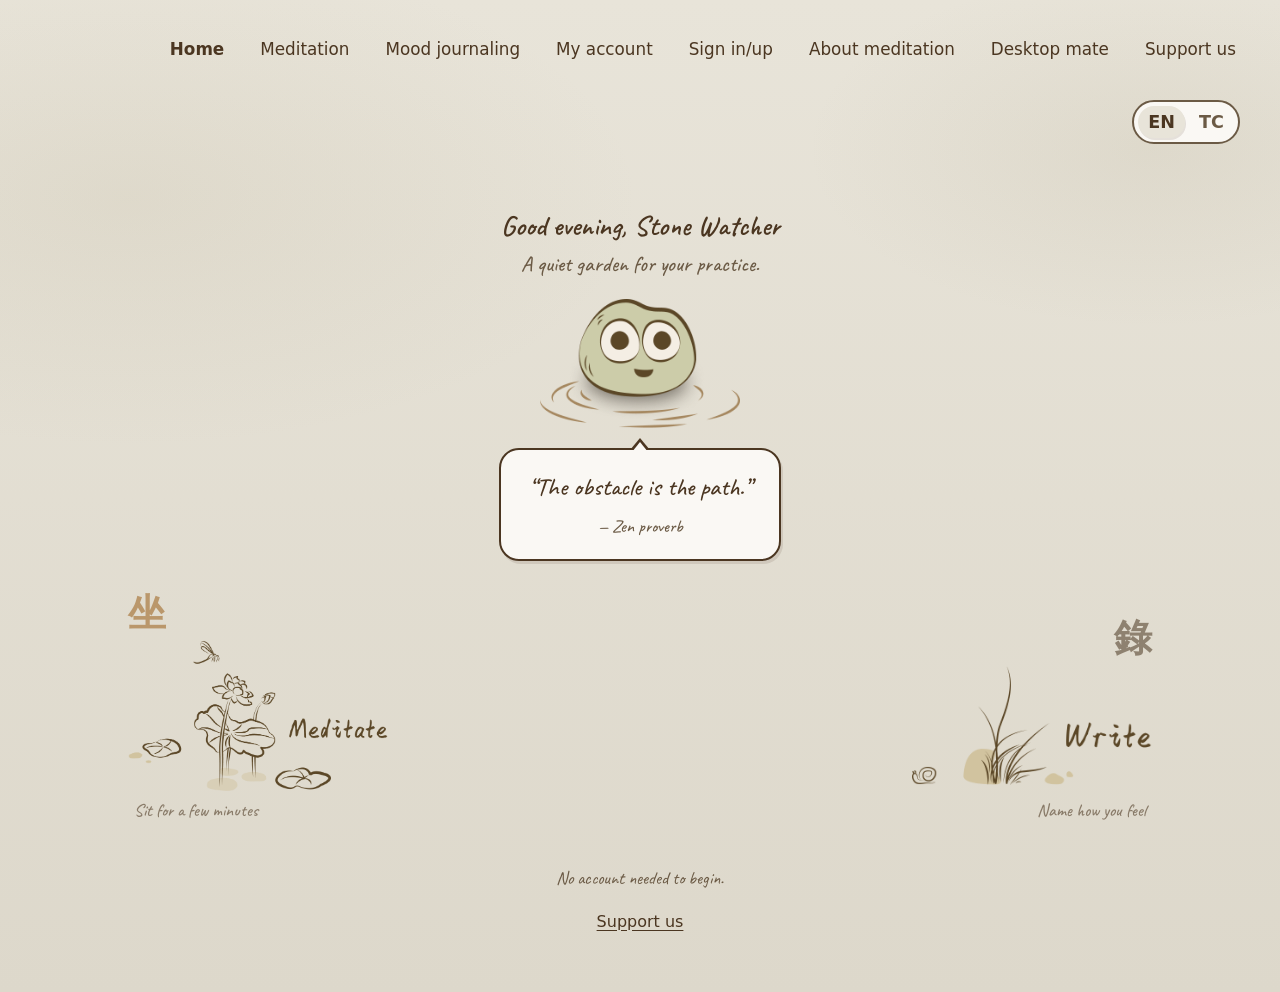
<file: index.html>
<!doctype html>
<html lang="en">
  <head>
    <meta charset="UTF-8" />
    <meta name="viewport" content="width=device-width, initial-scale=1.0" />
    <title>Seed Garden — A quiet garden for your practice</title>
    <meta
      name="description"
      content="Seed Garden is a calm meditation companion for the Hong Kong community. Begin with a quiet moment — no account needed."
    />
    <meta property="og:title" content="Seed Garden" />
    <meta
      property="og:description"
      content="A quiet garden for your practice. Meditate, journal, and grow at your own pace."
    />
    <meta property="og:type" content="website" />
    <meta property="og:image" content="./assets/mascot.png" />
    <link rel="preconnect" href="https://fonts.googleapis.com" />
    <link rel="preconnect" href="https://fonts.gstatic.com" crossorigin />
    <link
      href="https://fonts.googleapis.com/css2?family=Caveat:wght@400;500;600&display=swap"
      rel="stylesheet"
    />
    <link rel="stylesheet" href="./styles.css" />
  </head>
  <body>
    <a class="skip-link" href="#main-content">Skip to content</a>

    <header class="site-header">
      <button
        type="button"
        class="nav-toggle"
        aria-expanded="false"
        aria-controls="site-nav"
      >
        <span class="nav-toggle-bar" aria-hidden="true"></span>
        <span class="nav-toggle-bar" aria-hidden="true"></span>
        <span class="nav-toggle-bar" aria-hidden="true"></span>
        <span class="sr-only" data-i18n="navMenu">Menu</span>
      </button>
      <nav class="site-nav" id="site-nav" aria-label="Primary">
        <a href="./index.html" aria-current="page" data-i18n="home">Home</a>
        <a href="./meditate.html" data-i18n="meditation">Meditation</a>
        <a href="./journal.html" data-i18n="journal">Mood journaling</a>
        <a href="./account.html" data-i18n="account">My account</a>
        <a href="./sign-in.html" data-i18n="signIn">Sign in/up</a>
        <a href="./about-meditation.html" data-i18n="aboutMeditation">About meditation</a>
        <a href="./desktop-mate.html" data-i18n="desktopMate">Desktop mate</a>
        <a href="./support.html" data-i18n="support">Support us</a>
        <div class="lang-toggle" role="group" aria-label="Language">
          <button type="button" class="lang-btn is-active" data-lang="en" aria-pressed="true">EN</button>
          <button type="button" class="lang-btn" data-lang="tc" aria-pressed="false">TC</button>
        </div>
      </nav>
    </header>

    <main id="main-content" class="home-canvas">
      <section class="hero-center" aria-label="Welcome">
        <p class="home-greeting" data-home-greeting>Good evening, Stone Watcher</p>
        <p class="home-tagline" data-i18n="homeTagline">A quiet garden for your practice.</p>
        <figure class="mascot-block">
          <img
            src="./assets/mascot.png"
            alt="Seed Garden mascot, a calm green stone character"
            class="mascot"
            width="180"
            height="180"
          />
          <blockquote class="speech-bubble">
            <p data-daily-quote>&ldquo;Silence is the best reply to a fool.&rdquo;</p>
            <cite class="quote-attribution" data-daily-quote-attribution>— Zen teaching</cite>
          </blockquote>
        </figure>
      </section>

      <section class="home-actions" aria-label="Main actions">
        <a class="action-tile action-tile--primary action-meditate" href="./meditate.html">
          <span class="action-glyph" aria-hidden="true" data-i18n="meditateGlyph">坐</span>
          <div class="action-scene">
            <img
              src="./assets/meditate-illustration.png"
              alt="Lotus flower with a dragonfly — Meditate"
              class="action-art"
              width="280"
              height="200"
            />
          </div>
          <span class="action-subtitle" data-i18n="meditateSubtitle">Sit for a few minutes</span>
        </a>

        <a class="action-tile action-journal" href="./journal.html">
          <span class="action-glyph" aria-hidden="true" data-i18n="journalGlyph">錄</span>
          <div class="action-scene">
            <img
              src="./assets/write-illustration.png"
              alt="Grass, stones, and a snail — Write"
              class="action-art"
              width="280"
              height="120"
            />
          </div>
          <span class="action-subtitle" data-i18n="journalSubtitle">Name how you feel</span>
        </a>
      </section>

      <footer class="home-footer">
        <p class="guest-hint" data-i18n="guestHint">No account needed to begin.</p>
        <a class="home-footer-link" href="./support.html" data-i18n="support">Support us</a>
      </footer>
    </main>

    <script src="./js/i18n-labels.js"></script>
    <script src="./js/home-quotes.js"></script>
    <script src="./js/home-greeting.js"></script>
    <script src="./js/language-toggle.js"></script>
    <script src="./js/mobile-nav.js"></script>
  </body>
</html>
</file>
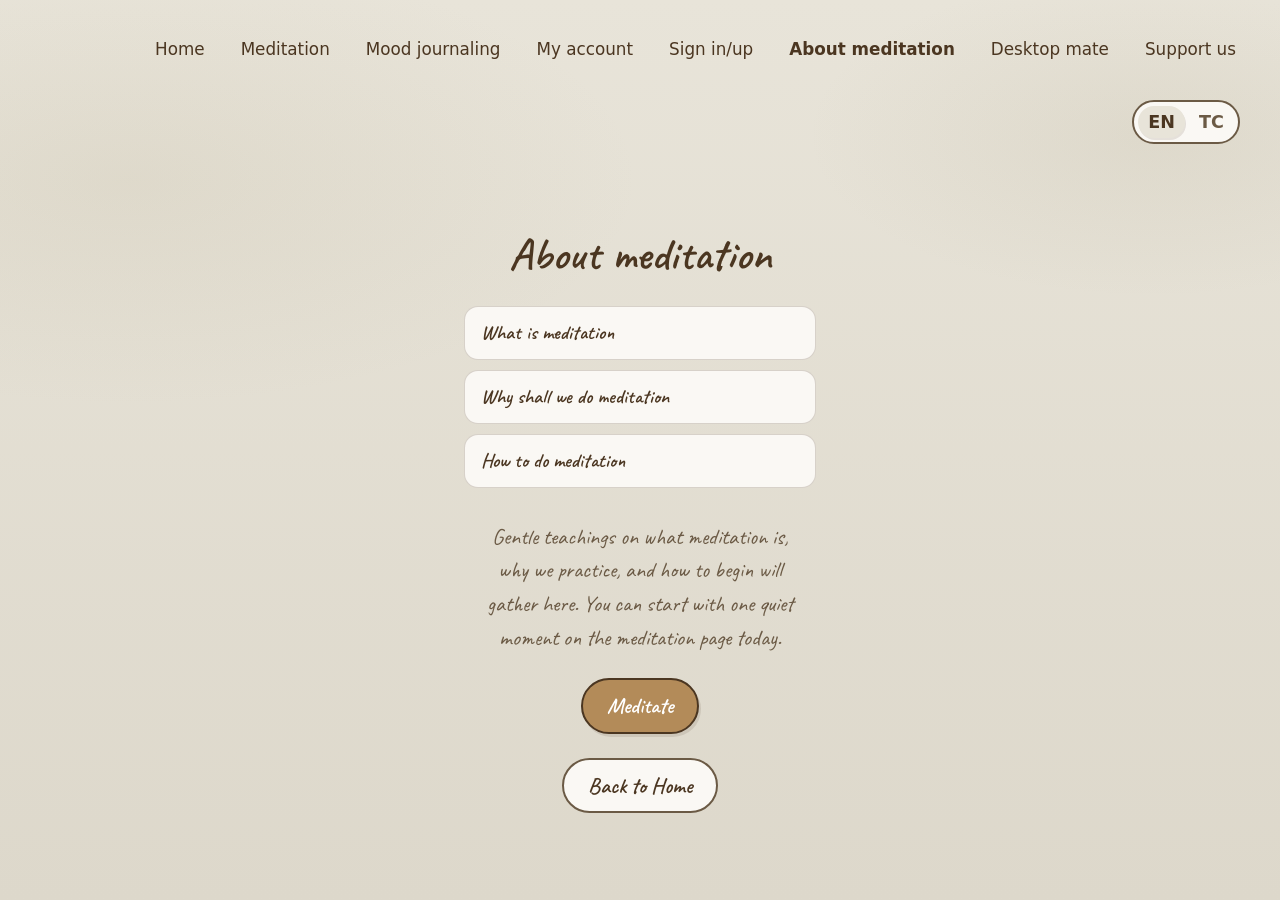
<file: about-meditation.html>
<!doctype html>
<html lang="en">
  <head>
    <meta charset="UTF-8" />
    <meta name="viewport" content="width=device-width, initial-scale=1.0" />
    <title>About meditation | Seed Garden</title>
    <link rel="preconnect" href="https://fonts.googleapis.com" />
    <link rel="preconnect" href="https://fonts.gstatic.com" crossorigin />
    <link
      href="https://fonts.googleapis.com/css2?family=Caveat:wght@400;500;600&display=swap"
      rel="stylesheet"
    />
    <link rel="stylesheet" href="./styles.css" />
    <link rel="stylesheet" href="./flow.css" />
  </head>
  <body class="flow-page">
    <a class="skip-link" href="#main-content">Skip to content</a>

    <header class="site-header">
      <button
        type="button"
        class="nav-toggle"
        aria-expanded="false"
        aria-controls="site-nav"
      >
        <span class="nav-toggle-bar" aria-hidden="true"></span>
        <span class="nav-toggle-bar" aria-hidden="true"></span>
        <span class="nav-toggle-bar" aria-hidden="true"></span>
        <span class="sr-only" data-i18n="navMenu">Menu</span>
      </button>
      <nav class="site-nav" id="site-nav" aria-label="Primary">
        <a href="./index.html" data-i18n="home">Home</a>
        <a href="./meditate.html" data-i18n="meditation">Meditation</a>
        <a href="./journal.html" data-i18n="journal">Mood journaling</a>
        <a href="./account.html" data-i18n="account">My account</a>
        <a href="./sign-in.html" data-i18n="signIn">Sign in/up</a>
        <a href="./about-meditation.html" aria-current="page" data-i18n="aboutMeditation">About meditation</a>
        <a href="./desktop-mate.html" data-i18n="desktopMate">Desktop mate</a>
        <a href="./support.html" data-i18n="support">Support us</a>
        <div class="lang-toggle" role="group" aria-label="Language">
          <button type="button" class="lang-btn is-active" data-lang="en" aria-pressed="true">EN</button>
          <button type="button" class="lang-btn" data-lang="tc" aria-pressed="false">TC</button>
        </div>
      </nav>
    </header>

    <main id="main-content" class="flow-canvas flow-canvas-wide">
      <h1 class="flow-title" data-i18n="aboutMeditation">About meditation</h1>
      <ul class="about-list">
        <li data-i18n="aboutWhat">What is meditation</li>
        <li data-i18n="aboutWhy">Why shall we do meditation</li>
        <li data-i18n="aboutHow">How to do meditation</li>
      </ul>
      <p class="flow-body" data-i18n="aboutMeditationHint">
        Gentle teachings on what meditation is, why we practice, and how to begin will gather here. You can start with one quiet moment on the meditation page today.
      </p>
      <a class="flow-primary" href="./meditate.html" data-i18n="meditate">Meditate</a>
      <a class="flow-secondary" href="./index.html" data-i18n="backHome">Back to Home</a>
    </main>

    <script src="./js/i18n-labels.js"></script>
    <script src="./js/language-toggle.js"></script>
    <script src="./js/mobile-nav.js"></script>
  </body>
</html>
</file>
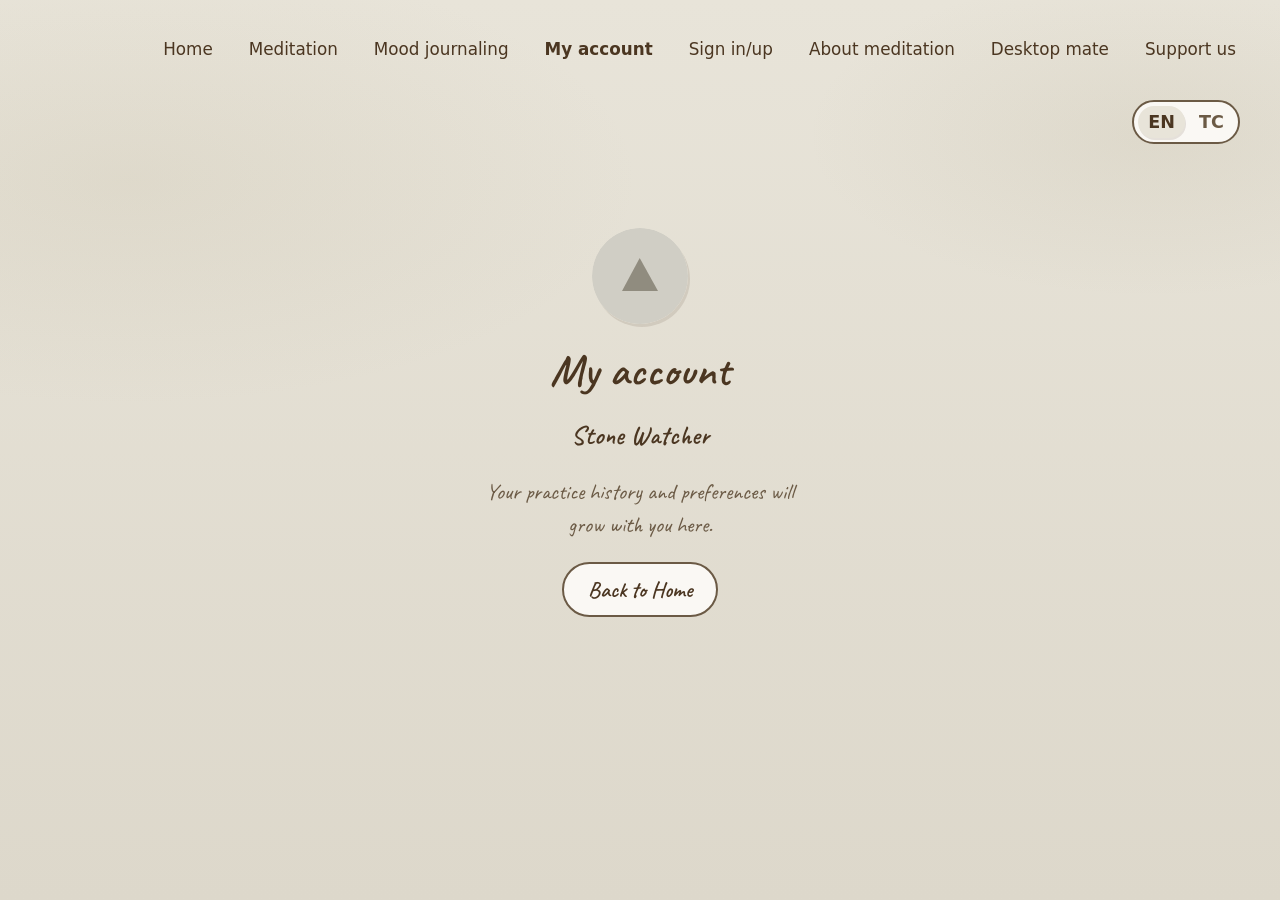
<file: account.html>
<!doctype html>
<html lang="en">
  <head>
    <meta charset="UTF-8" />
    <meta name="viewport" content="width=device-width, initial-scale=1.0" />
    <title>My account | Seed Garden</title>
    <link rel="preconnect" href="https://fonts.googleapis.com" />
    <link rel="preconnect" href="https://fonts.gstatic.com" crossorigin />
    <link
      href="https://fonts.googleapis.com/css2?family=Caveat:wght@400;500;600&display=swap"
      rel="stylesheet"
    />
    <link rel="stylesheet" href="./styles.css" />
    <link rel="stylesheet" href="./flow.css" />
  </head>
  <body class="flow-page">
    <a class="skip-link" href="#main-content">Skip to content</a>

    <header class="site-header">
      <button
        type="button"
        class="nav-toggle"
        aria-expanded="false"
        aria-controls="site-nav"
      >
        <span class="nav-toggle-bar" aria-hidden="true"></span>
        <span class="nav-toggle-bar" aria-hidden="true"></span>
        <span class="nav-toggle-bar" aria-hidden="true"></span>
        <span class="sr-only" data-i18n="navMenu">Menu</span>
      </button>
      <nav class="site-nav" id="site-nav" aria-label="Primary">
        <a href="./index.html" data-i18n="home">Home</a>
        <a href="./meditate.html" data-i18n="meditation">Meditation</a>
        <a href="./journal.html" data-i18n="journal">Mood journaling</a>
        <a href="./account.html" aria-current="page" data-i18n="account">My account</a>
        <a href="./sign-in.html" data-i18n="signIn">Sign in/up</a>
        <a href="./about-meditation.html" data-i18n="aboutMeditation">About meditation</a>
        <a href="./desktop-mate.html" data-i18n="desktopMate">Desktop mate</a>
        <a href="./support.html" data-i18n="support">Support us</a>
        <div class="lang-toggle" role="group" aria-label="Language">
          <button type="button" class="lang-btn is-active" data-lang="en" aria-pressed="true">EN</button>
          <button type="button" class="lang-btn" data-lang="tc" aria-pressed="false">TC</button>
        </div>
      </nav>
    </header>

    <main id="main-content" class="flow-canvas account-page">
      <img
        class="account-avatar"
        src="./assets/profile-avatar.svg"
        alt=""
        width="96"
        height="96"
      />
      <h1 class="flow-title" data-i18n="account">My account</h1>
      <p class="account-name" data-i18n="practitionerName">Stone Watcher</p>
      <p class="flow-body" data-i18n="accountHint">
        Your practice history and preferences will grow with you here.
      </p>
      <a class="flow-secondary" href="./index.html" data-i18n="backHome">Back to Home</a>
    </main>

    <script src="./js/i18n-labels.js"></script>
    <script src="./js/language-toggle.js"></script>
    <script src="./js/mobile-nav.js"></script>
  </body>
</html>
</file>
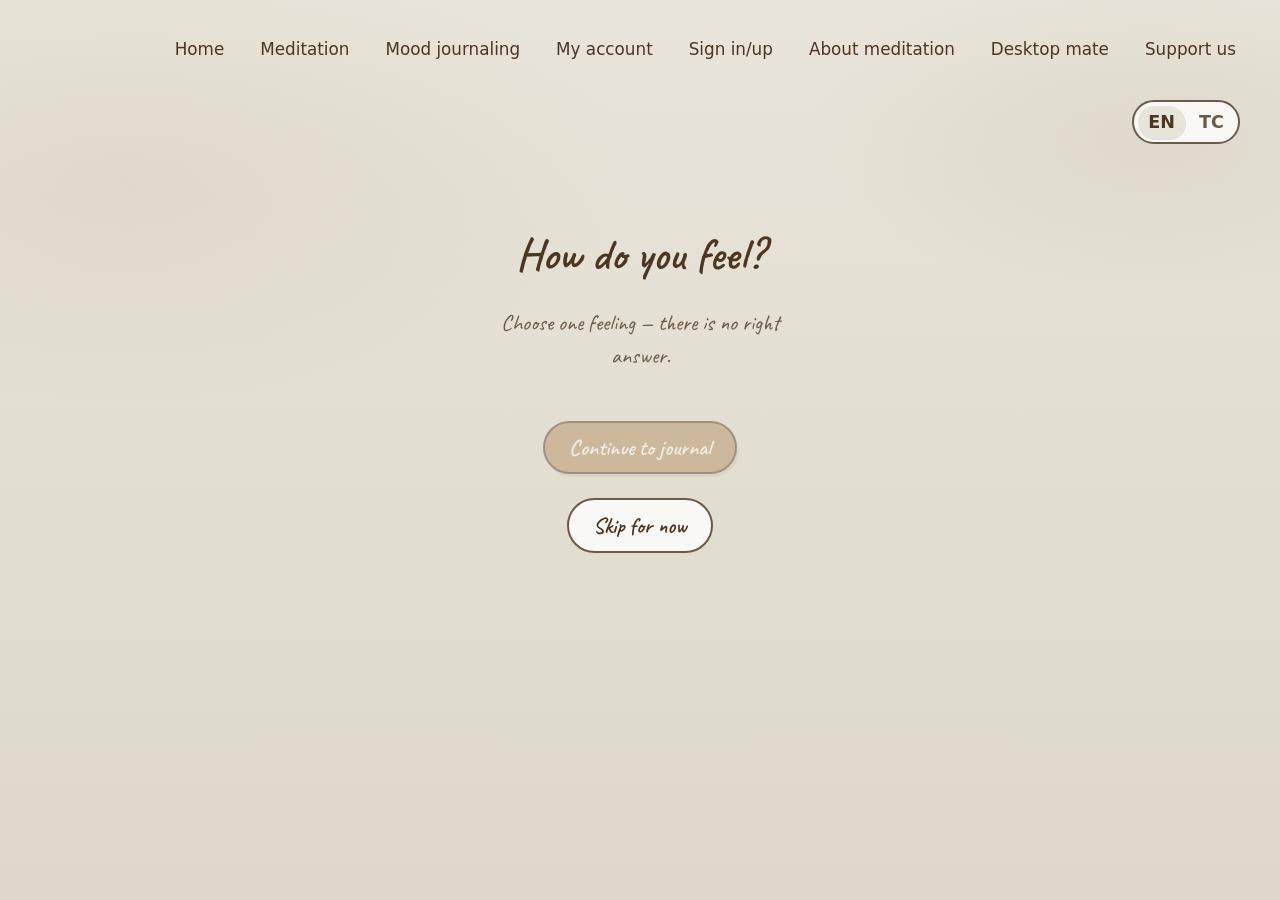
<file: check-in.html>
<!doctype html>
<html lang="en">
  <head>
    <meta charset="UTF-8" />
    <meta name="viewport" content="width=device-width, initial-scale=1.0" />
    <title>Emotion check-in | Seed Garden</title>
    <link rel="preconnect" href="https://fonts.googleapis.com" />
    <link rel="preconnect" href="https://fonts.gstatic.com" crossorigin />
    <link
      href="https://fonts.googleapis.com/css2?family=Caveat:wght@400;500;600&display=swap"
      rel="stylesheet"
    />
    <link rel="stylesheet" href="./styles.css" />
    <link rel="stylesheet" href="./flow.css" />
  </head>
  <body class="flow-page">
    <a class="skip-link" href="#main-content">Skip to content</a>

    <header class="site-header">
      <button
        type="button"
        class="nav-toggle"
        aria-expanded="false"
        aria-controls="site-nav"
      >
        <span class="nav-toggle-bar" aria-hidden="true"></span>
        <span class="nav-toggle-bar" aria-hidden="true"></span>
        <span class="nav-toggle-bar" aria-hidden="true"></span>
        <span class="sr-only" data-i18n="navMenu">Menu</span>
      </button>
      <nav class="site-nav" id="site-nav" aria-label="Primary">
        <a href="./index.html" data-i18n="home">Home</a>
        <a href="./meditate.html" data-i18n="meditation">Meditation</a>
        <a href="./journal.html" data-i18n="journal">Mood journaling</a>
        <a href="./account.html" data-i18n="account">My account</a>
        <a href="./sign-in.html" data-i18n="signIn">Sign in/up</a>
        <a href="./about-meditation.html" data-i18n="aboutMeditation">About meditation</a>
        <a href="./desktop-mate.html" data-i18n="desktopMate">Desktop mate</a>
        <a href="./support.html" data-i18n="support">Support us</a>
        <div class="lang-toggle" role="group" aria-label="Language">
          <button type="button" class="lang-btn is-active" data-lang="en" aria-pressed="true">EN</button>
          <button type="button" class="lang-btn" data-lang="tc" aria-pressed="false">TC</button>
        </div>
      </nav>
    </header>

    <main id="main-content" class="flow-canvas">
      <h1 class="flow-title" data-i18n="checkInTitle">How do you feel?</h1>
      <p class="flow-body" data-i18n="checkInHint">Choose one feeling — there is no right answer.</p>
      <div class="mood-chips" role="group" aria-label="Current mood"></div>
      <button class="flow-primary btn-check-in-continue" type="button" disabled data-i18n="continueJournal">
        Continue to journal
      </button>
      <a class="flow-secondary check-in-skip" href="./journal.html" data-i18n="skipCheckIn">Skip for now</a>
    </main>

    <script src="./js/i18n-labels.js"></script>
    <script src="./js/meditation-config.js"></script>
    <script src="./js/language-toggle.js"></script>
    <script src="./js/mobile-nav.js"></script>
    <script src="./js/emotion-check-in.js"></script>
  </body>
</html>
</file>
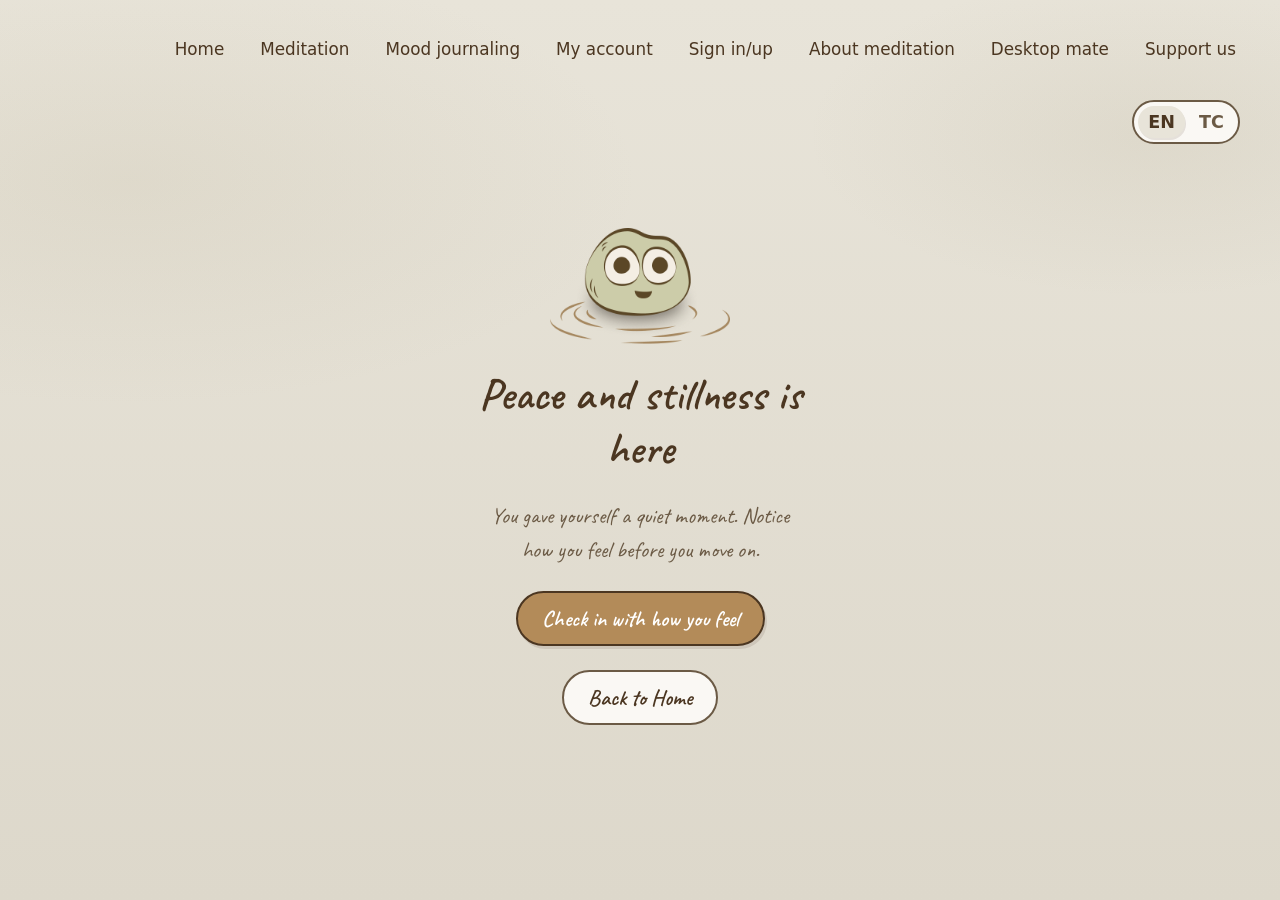
<file: complete.html>
<!doctype html>
<html lang="en">
  <head>
    <meta charset="UTF-8" />
    <meta name="viewport" content="width=device-width, initial-scale=1.0" />
    <title>Session complete | Seed Garden</title>
    <link rel="preconnect" href="https://fonts.googleapis.com" />
    <link rel="preconnect" href="https://fonts.gstatic.com" crossorigin />
    <link
      href="https://fonts.googleapis.com/css2?family=Caveat:wght@400;500;600&display=swap"
      rel="stylesheet"
    />
    <link rel="stylesheet" href="./styles.css" />
    <link rel="stylesheet" href="./flow.css" />
  </head>
  <body class="flow-page">
    <a class="skip-link" href="#main-content">Skip to content</a>

    <header class="site-header">
      <button
        type="button"
        class="nav-toggle"
        aria-expanded="false"
        aria-controls="site-nav"
      >
        <span class="nav-toggle-bar" aria-hidden="true"></span>
        <span class="nav-toggle-bar" aria-hidden="true"></span>
        <span class="nav-toggle-bar" aria-hidden="true"></span>
        <span class="sr-only" data-i18n="navMenu">Menu</span>
      </button>
      <nav class="site-nav" id="site-nav" aria-label="Primary">
        <a href="./index.html" data-i18n="home">Home</a>
        <a href="./meditate.html" data-i18n="meditation">Meditation</a>
        <a href="./journal.html" data-i18n="journal">Mood journaling</a>
        <a href="./account.html" data-i18n="account">My account</a>
        <a href="./sign-in.html" data-i18n="signIn">Sign in/up</a>
        <a href="./about-meditation.html" data-i18n="aboutMeditation">About meditation</a>
        <a href="./desktop-mate.html" data-i18n="desktopMate">Desktop mate</a>
        <a href="./support.html" data-i18n="support">Support us</a>
        <div class="lang-toggle" role="group" aria-label="Language">
          <button type="button" class="lang-btn is-active" data-lang="en" aria-pressed="true">EN</button>
          <button type="button" class="lang-btn" data-lang="tc" aria-pressed="false">TC</button>
        </div>
      </nav>
    </header>

    <main id="main-content" class="flow-canvas">
      <img
        class="flow-mascot"
        src="./assets/mascot.png"
        alt="Seed Garden mascot, a calm green stone character"
        width="180"
        height="120"
      />
      <h1 class="flow-title" data-i18n="completeTitle">Peace and stillness is here</h1>
      <p class="flow-summary" data-session-summary hidden></p>
      <p class="flow-body" data-i18n="completeBody">
        You gave yourself a quiet moment. Notice how you feel before you move on.
      </p>
      <a class="flow-primary" href="./check-in.html" data-check-in-link data-i18n="continueCheckIn">Check in with how you feel</a>
      <a class="flow-secondary" href="./index.html" data-i18n="backHome">Back to Home</a>
    </main>

    <script src="./js/i18n-labels.js"></script>
    <script src="./js/meditation-config.js"></script>
    <script src="./js/language-toggle.js"></script>
    <script src="./js/mobile-nav.js"></script>
    <script>
      (function () {
        const params = new URLSearchParams(window.location.search);
        const modeId = params.get("mode");
        const duration = params.get("duration");
        const link = document.querySelector("[data-check-in-link]");
        const summary = document.querySelector("[data-session-summary]");

        if (link && modeId && duration) {
          link.href = `./check-in.html?mode=${encodeURIComponent(modeId)}&duration=${encodeURIComponent(duration)}`;
        }

        if (summary && modeId && duration) {
          summary.textContent = `${getModeById(modeId).label} · ${duration} min`;
          summary.hidden = false;
        }
      })();
    </script>
  </body>
</html>
</file>
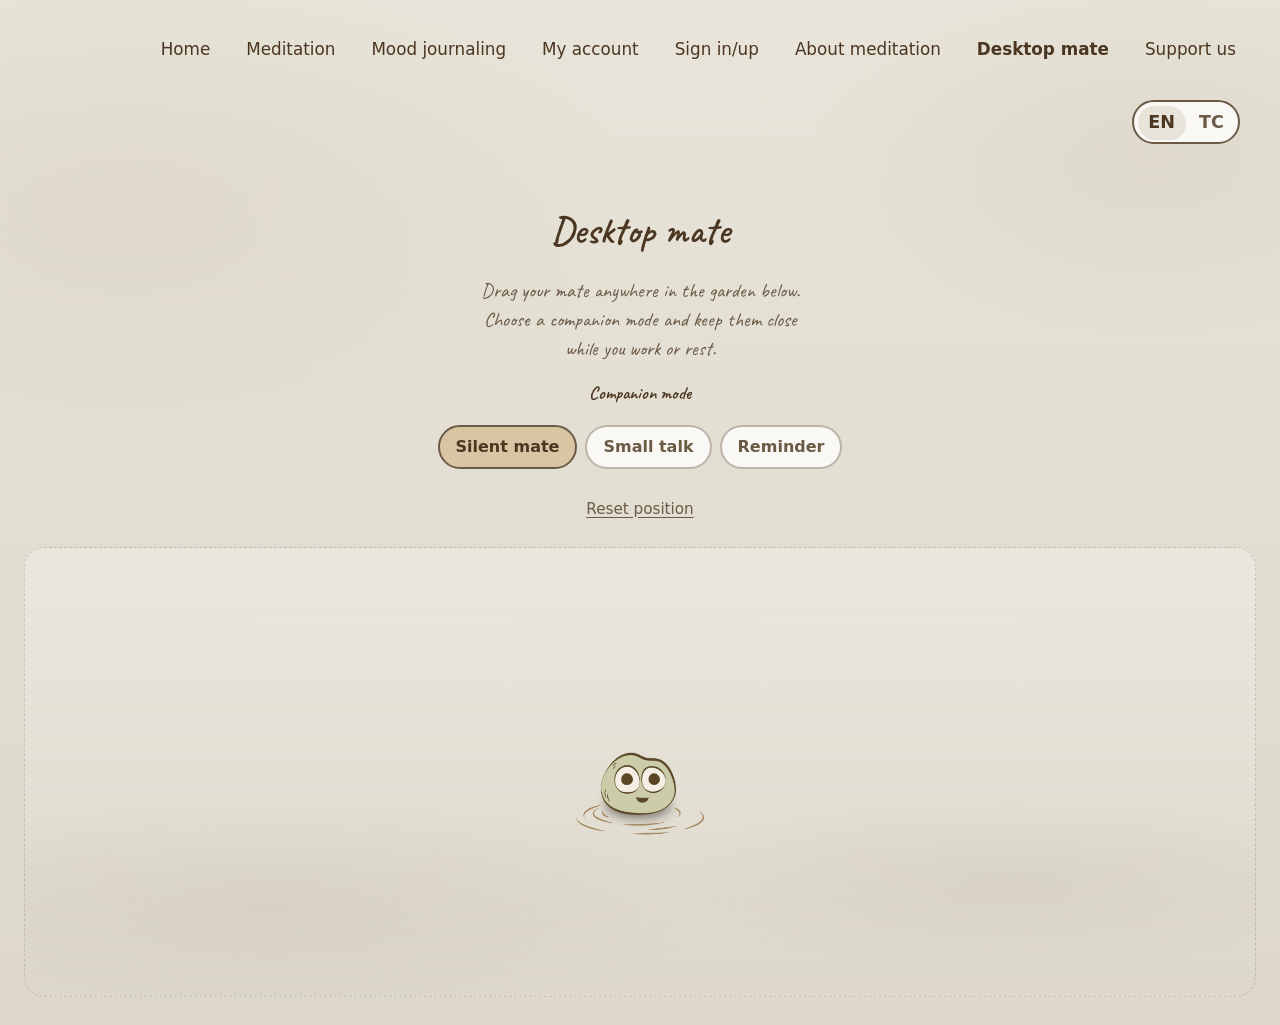
<file: desktop-mate.html>
<!doctype html>
<html lang="en">
  <head>
    <meta charset="UTF-8" />
    <meta name="viewport" content="width=device-width, initial-scale=1.0" />
    <title>Desktop mate | Seed Garden</title>
    <link rel="preconnect" href="https://fonts.googleapis.com" />
    <link rel="preconnect" href="https://fonts.gstatic.com" crossorigin />
    <link
      href="https://fonts.googleapis.com/css2?family=Caveat:wght@400;500;600&display=swap"
      rel="stylesheet"
    />
    <link rel="stylesheet" href="./styles.css" />
    <link rel="stylesheet" href="./flow.css" />
    <link rel="stylesheet" href="./desktop-mate.css" />
  </head>
  <body class="flow-page">
    <a class="skip-link" href="#main-content">Skip to content</a>

    <header class="site-header">
      <button
        type="button"
        class="nav-toggle"
        aria-expanded="false"
        aria-controls="site-nav"
      >
        <span class="nav-toggle-bar" aria-hidden="true"></span>
        <span class="nav-toggle-bar" aria-hidden="true"></span>
        <span class="nav-toggle-bar" aria-hidden="true"></span>
        <span class="sr-only" data-i18n="navMenu">Menu</span>
      </button>
      <nav class="site-nav" id="site-nav" aria-label="Primary">
        <a href="./index.html" data-i18n="home">Home</a>
        <a href="./meditate.html" data-i18n="meditation">Meditation</a>
        <a href="./journal.html" data-i18n="journal">Mood journaling</a>
        <a href="./account.html" data-i18n="account">My account</a>
        <a href="./sign-in.html" data-i18n="signIn">Sign in/up</a>
        <a href="./about-meditation.html" data-i18n="aboutMeditation">About meditation</a>
        <a href="./desktop-mate.html" aria-current="page" data-i18n="desktopMate">Desktop mate</a>
        <a href="./support.html" data-i18n="support">Support us</a>
        <div class="lang-toggle" role="group" aria-label="Language">
          <button type="button" class="lang-btn is-active" data-lang="en" aria-pressed="true">EN</button>
          <button type="button" class="lang-btn" data-lang="tc" aria-pressed="false">TC</button>
        </div>
      </nav>
    </header>

    <main id="main-content" class="mate-page">
      <section class="mate-controls" aria-label="Desktop mate settings">
        <h1 class="mate-title" data-i18n="desktopMate">Desktop mate</h1>
        <p class="mate-hint" data-i18n="desktopMateHint">
          Drag your mate anywhere in the garden below. Choose a companion mode and keep them close while you work or rest.
        </p>
        <p class="mate-mode-label" data-i18n="desktopMateModeLabel">Companion mode</p>
        <div class="mate-modes" role="group" aria-label="Companion mode">
          <button
            type="button"
            class="mate-mode-btn is-active"
            data-mode="silent"
            aria-pressed="true"
            data-i18n="desktopSilent"
          >
            Silent mate
          </button>
          <button
            type="button"
            class="mate-mode-btn"
            data-mode="talk"
            aria-pressed="false"
            data-i18n="desktopTalk"
          >
            Small talk
          </button>
          <button
            type="button"
            class="mate-mode-btn"
            data-mode="reminder"
            aria-pressed="false"
            data-i18n="desktopReminder"
          >
            Reminder
          </button>
        </div>
        <button type="button" class="mate-reset-btn" data-reset-mate-position data-i18n="desktopResetPosition">
          Reset position
        </button>
      </section>

      <section class="mate-stage" id="mate-stage" aria-label="Mate garden — drag your companion here">
        <div
          class="mate-widget"
          id="mate-widget"
          tabindex="0"
          role="img"
          aria-label="Seed Garden mascot companion"
        >
          <blockquote class="mate-bubble" id="mate-bubble" hidden></blockquote>
          <img
            src="./assets/mascot.png"
            alt=""
            width="128"
            height="128"
            draggable="false"
          />
        </div>
      </section>
    </main>

    <script src="./js/i18n-labels.js"></script>
    <script src="./js/language-toggle.js"></script>
    <script src="./js/mobile-nav.js"></script>
    <script src="./js/desktop-mate.js"></script>
  </body>
</html>
</file>
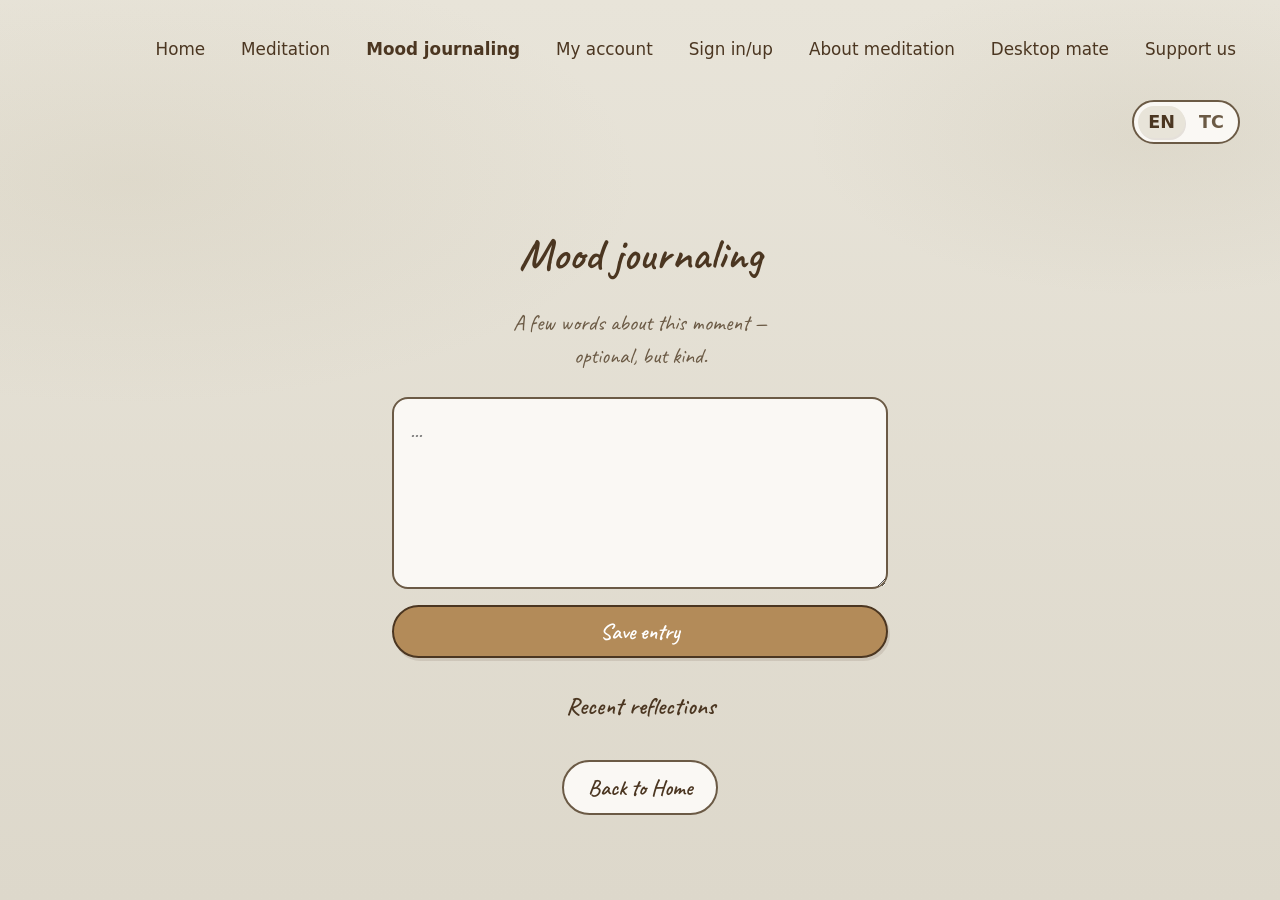
<file: journal.html>
<!doctype html>
<html lang="en">
  <head>
    <meta charset="UTF-8" />
    <meta name="viewport" content="width=device-width, initial-scale=1.0" />
    <title>Mood journaling | Seed Garden</title>
    <link rel="preconnect" href="https://fonts.googleapis.com" />
    <link rel="preconnect" href="https://fonts.gstatic.com" crossorigin />
    <link
      href="https://fonts.googleapis.com/css2?family=Caveat:wght@400;500;600&display=swap"
      rel="stylesheet"
    />
    <link rel="stylesheet" href="./styles.css" />
    <link rel="stylesheet" href="./flow.css" />
  </head>
  <body class="flow-page">
    <a class="skip-link" href="#main-content">Skip to content</a>

    <header class="site-header">
      <button
        type="button"
        class="nav-toggle"
        aria-expanded="false"
        aria-controls="site-nav"
      >
        <span class="nav-toggle-bar" aria-hidden="true"></span>
        <span class="nav-toggle-bar" aria-hidden="true"></span>
        <span class="nav-toggle-bar" aria-hidden="true"></span>
        <span class="sr-only" data-i18n="navMenu">Menu</span>
      </button>
      <nav class="site-nav" id="site-nav" aria-label="Primary">
        <a href="./index.html" data-i18n="home">Home</a>
        <a href="./meditate.html" data-i18n="meditation">Meditation</a>
        <a href="./journal.html" aria-current="page" data-i18n="journal">Mood journaling</a>
        <a href="./account.html" data-i18n="account">My account</a>
        <a href="./sign-in.html" data-i18n="signIn">Sign in/up</a>
        <a href="./about-meditation.html" data-i18n="aboutMeditation">About meditation</a>
        <a href="./desktop-mate.html" data-i18n="desktopMate">Desktop mate</a>
        <a href="./support.html" data-i18n="support">Support us</a>
        <div class="lang-toggle" role="group" aria-label="Language">
          <button type="button" class="lang-btn is-active" data-lang="en" aria-pressed="true">EN</button>
          <button type="button" class="lang-btn" data-lang="tc" aria-pressed="false">TC</button>
        </div>
      </nav>
    </header>

    <main id="main-content" class="flow-canvas flow-canvas-wide">
      <h1 class="flow-title" data-i18n="journal">Mood journaling</h1>
      <p class="journal-context" data-journal-context hidden></p>
      <p class="flow-body" data-i18n="journalPrompt">
        A few words about this moment — optional, but kind.
      </p>

      <form class="journal-form">
        <label class="sr-only" for="journal-entry">Journal entry</label>
        <textarea
          id="journal-entry"
          class="journal-textarea"
          name="entry"
          rows="5"
          placeholder="..."
        ></textarea>
        <button class="flow-primary" type="submit" data-i18n="saveEntry">Save entry</button>
      </form>

      <p class="journal-saved" role="status" hidden data-i18n="entrySaved">Entry saved with kindness.</p>

      <section class="journal-recent" aria-label="Recent reflections">
        <h2 class="journal-recent-title" data-i18n="recentEntries">Recent reflections</h2>
        <ul class="journal-recent-list" hidden></ul>
      </section>

      <a class="flow-secondary" href="./index.html" data-i18n="backHome">Back to Home</a>
    </main>

    <script src="./js/i18n-labels.js"></script>
    <script src="./js/meditation-config.js"></script>
    <script src="./js/language-toggle.js"></script>
    <script src="./js/mobile-nav.js"></script>
    <script src="./js/journal-entry.js"></script>
  </body>
</html>
</file>
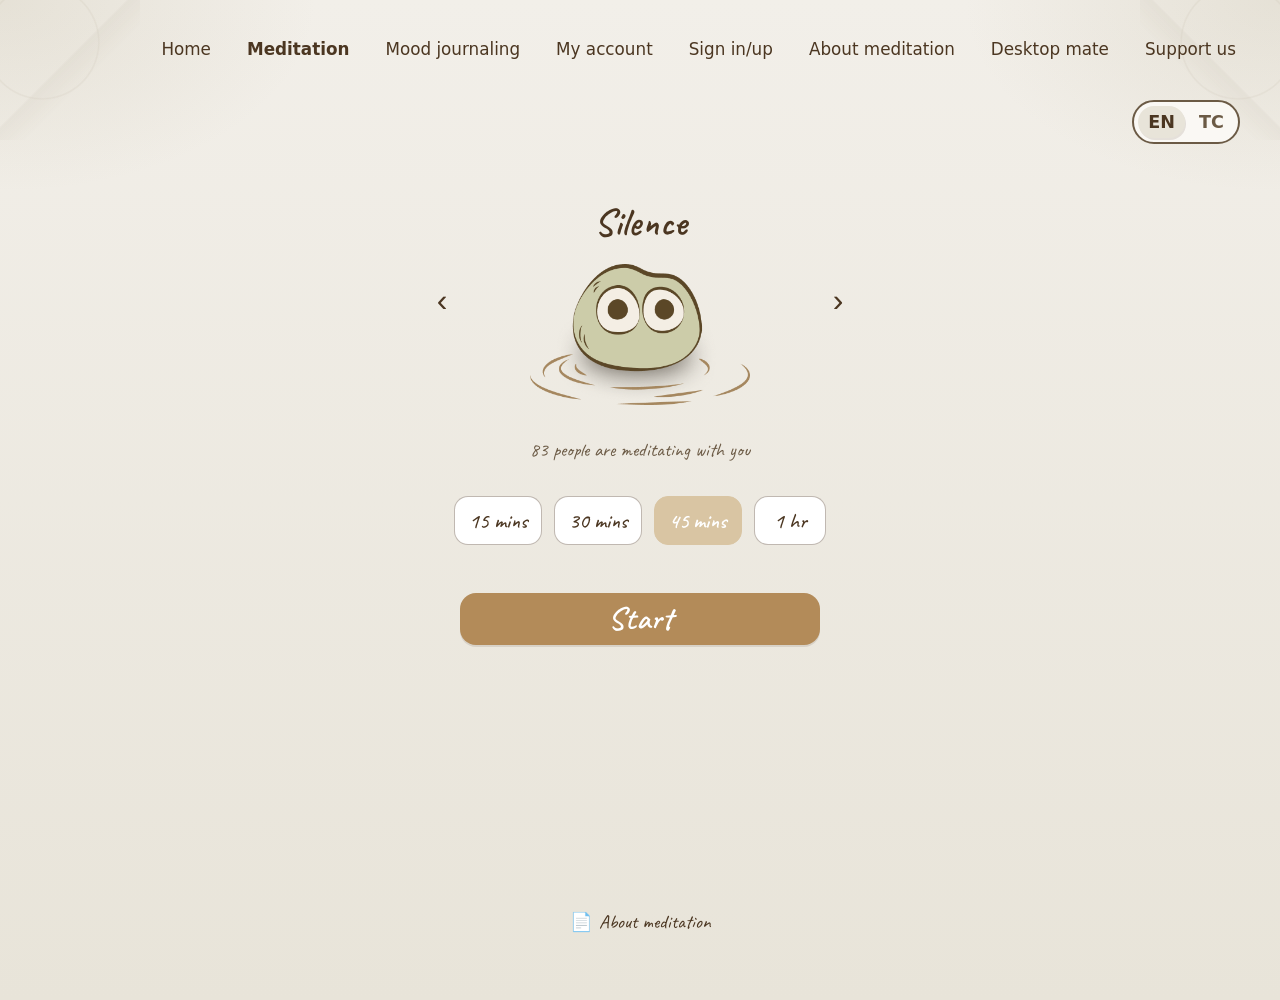
<file: meditate.html>
<!doctype html>
<html lang="en">
  <head>
    <meta charset="UTF-8" />
    <meta name="viewport" content="width=device-width, initial-scale=1.0" />
    <title>Meditate | Seed Garden</title>
    <link rel="preconnect" href="https://fonts.googleapis.com" />
    <link rel="preconnect" href="https://fonts.gstatic.com" crossorigin />
    <link
      href="https://fonts.googleapis.com/css2?family=Caveat:wght@400;500;600&display=swap"
      rel="stylesheet"
    />
    <link rel="stylesheet" href="./styles.css" />
    <link rel="stylesheet" href="./meditation.css" />
  </head>
  <body class="meditation-page">
    <a class="skip-link" href="#main-content">Skip to content</a>

    <header class="site-header">
      <button
        type="button"
        class="nav-toggle"
        aria-expanded="false"
        aria-controls="site-nav"
      >
        <span class="nav-toggle-bar" aria-hidden="true"></span>
        <span class="nav-toggle-bar" aria-hidden="true"></span>
        <span class="nav-toggle-bar" aria-hidden="true"></span>
        <span class="sr-only" data-i18n="navMenu">Menu</span>
      </button>
      <nav class="site-nav" id="site-nav" aria-label="Primary">
        <a href="./index.html" data-i18n="home">Home</a>
        <a href="./meditate.html" aria-current="page" data-i18n="meditation">Meditation</a>
        <a href="./journal.html" data-i18n="journal">Mood journaling</a>
        <a href="./account.html" data-i18n="account">My account</a>
        <a href="./sign-in.html" data-i18n="signIn">Sign in/up</a>
        <a href="./about-meditation.html" data-i18n="aboutMeditation">About meditation</a>
        <a href="./desktop-mate.html" data-i18n="desktopMate">Desktop mate</a>
        <a href="./support.html" data-i18n="support">Support us</a>
        <div class="lang-toggle" role="group" aria-label="Language">
          <button type="button" class="lang-btn is-active" data-lang="en" aria-pressed="true">EN</button>
          <button type="button" class="lang-btn" data-lang="tc" aria-pressed="false">TC</button>
        </div>
      </nav>
    </header>

    <main id="main-content" class="meditate-canvas">
      <section class="mode-picker" aria-label="Meditation mode">
        <button class="carousel-btn prev" type="button" aria-label="Previous mode">
          ‹
        </button>

        <div class="mode-display">
          <h1 class="mode-title">Silence</h1>
          <p class="mode-live" aria-live="polite" aria-atomic="true"></p>
          <img
            class="mode-art"
            src="./assets/mode-silence.png"
            alt="Silence mode — calm green character in water"
            width="220"
            height="220"
          />
        </div>

        <button class="carousel-btn next" type="button" aria-label="Next mode">
          ›
        </button>
      </section>

      <p class="companion-line" data-companion-count>83 people are meditating with you</p>

      <section class="duration-picker" aria-label="Duration">
        <div class="duration-row">
          <div
            class="duration-chips"
            role="radiogroup"
            aria-label="Meditation duration"
          ></div>
        </div>
      </section>

      <button class="btn-start" type="button" data-i18n="start">Start</button>

      <a class="about-link" href="./about-meditation.html" data-i18n="aboutMeditation">About meditation</a>
    </main>

    <script src="./js/i18n-labels.js"></script>
    <script src="./js/meditate-companion.js"></script>
    <script src="./js/language-toggle.js"></script>
    <script src="./js/mobile-nav.js"></script>
    <script src="./js/meditation-config.js"></script>
    <script src="./js/meditate-setup.js"></script>
  </body>
</html>
</file>
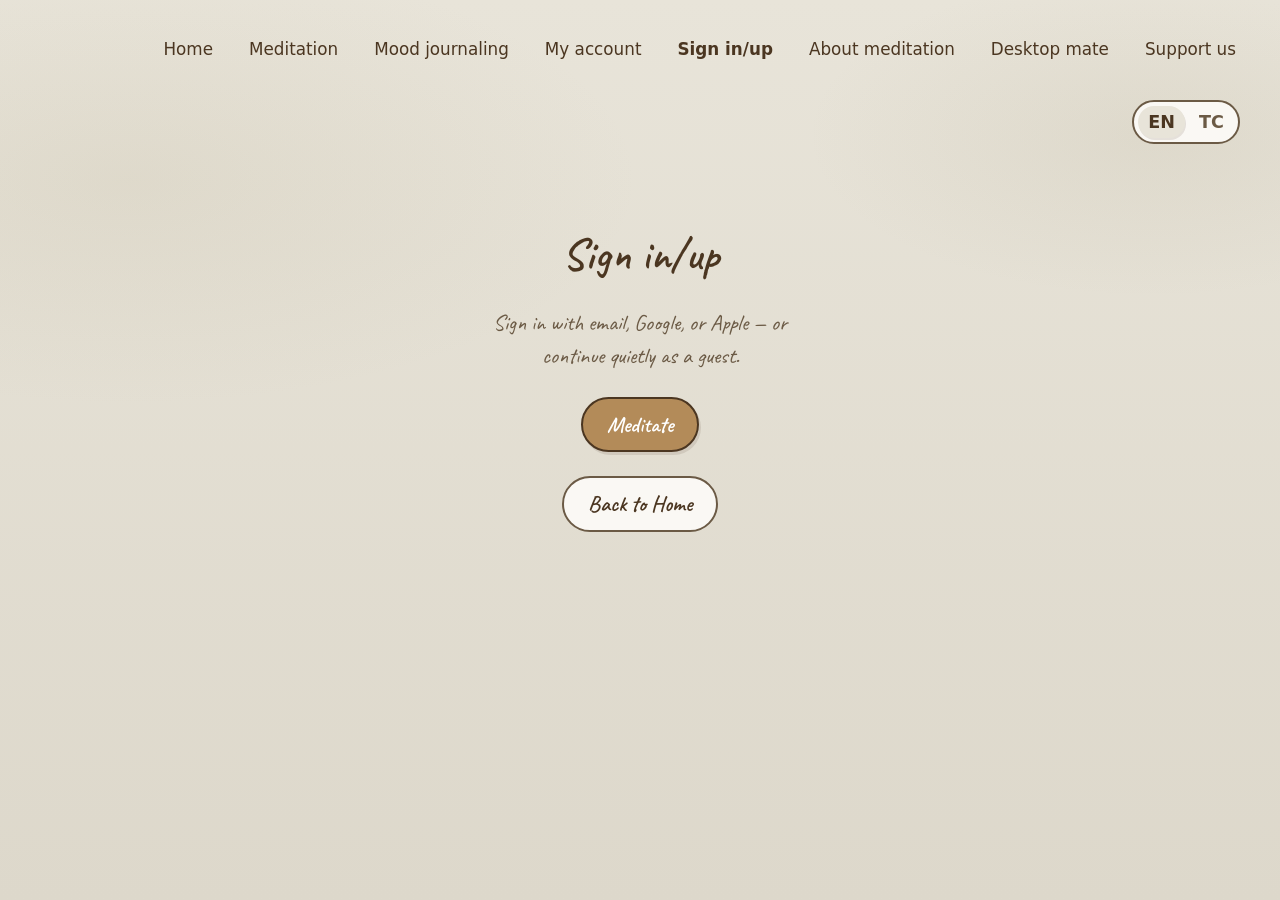
<file: sign-in.html>
<!doctype html>
<html lang="en">
  <head>
    <meta charset="UTF-8" />
    <meta name="viewport" content="width=device-width, initial-scale=1.0" />
    <title>Sign in / up | Seed Garden</title>
    <link rel="preconnect" href="https://fonts.googleapis.com" />
    <link rel="preconnect" href="https://fonts.gstatic.com" crossorigin />
    <link
      href="https://fonts.googleapis.com/css2?family=Caveat:wght@400;500;600&display=swap"
      rel="stylesheet"
    />
    <link rel="stylesheet" href="./styles.css" />
    <link rel="stylesheet" href="./flow.css" />
  </head>
  <body class="flow-page">
    <a class="skip-link" href="#main-content">Skip to content</a>

    <header class="site-header">
      <button
        type="button"
        class="nav-toggle"
        aria-expanded="false"
        aria-controls="site-nav"
      >
        <span class="nav-toggle-bar" aria-hidden="true"></span>
        <span class="nav-toggle-bar" aria-hidden="true"></span>
        <span class="nav-toggle-bar" aria-hidden="true"></span>
        <span class="sr-only" data-i18n="navMenu">Menu</span>
      </button>
      <nav class="site-nav" id="site-nav" aria-label="Primary">
        <a href="./index.html" data-i18n="home">Home</a>
        <a href="./meditate.html" data-i18n="meditation">Meditation</a>
        <a href="./journal.html" data-i18n="journal">Mood journaling</a>
        <a href="./account.html" data-i18n="account">My account</a>
        <a href="./sign-in.html" aria-current="page" data-i18n="signIn">Sign in/up</a>
        <a href="./about-meditation.html" data-i18n="aboutMeditation">About meditation</a>
        <a href="./desktop-mate.html" data-i18n="desktopMate">Desktop mate</a>
        <a href="./support.html" data-i18n="support">Support us</a>
        <div class="lang-toggle" role="group" aria-label="Language">
          <button type="button" class="lang-btn is-active" data-lang="en" aria-pressed="true">EN</button>
          <button type="button" class="lang-btn" data-lang="tc" aria-pressed="false">TC</button>
        </div>
      </nav>
    </header>

    <main id="main-content" class="flow-canvas">
      <h1 class="flow-title" data-i18n="signIn">Sign in/up</h1>
      <p class="flow-body" data-i18n="signInHint">
        Sign in with email, Google, or Apple — or continue quietly as a guest.
      </p>
      <a class="flow-primary" href="./meditate.html" data-i18n="meditate">Meditate</a>
      <a class="flow-secondary" href="./index.html" data-i18n="backHome">Back to Home</a>
    </main>

    <script src="./js/i18n-labels.js"></script>
    <script src="./js/language-toggle.js"></script>
    <script src="./js/mobile-nav.js"></script>
  </body>
</html>
</file>
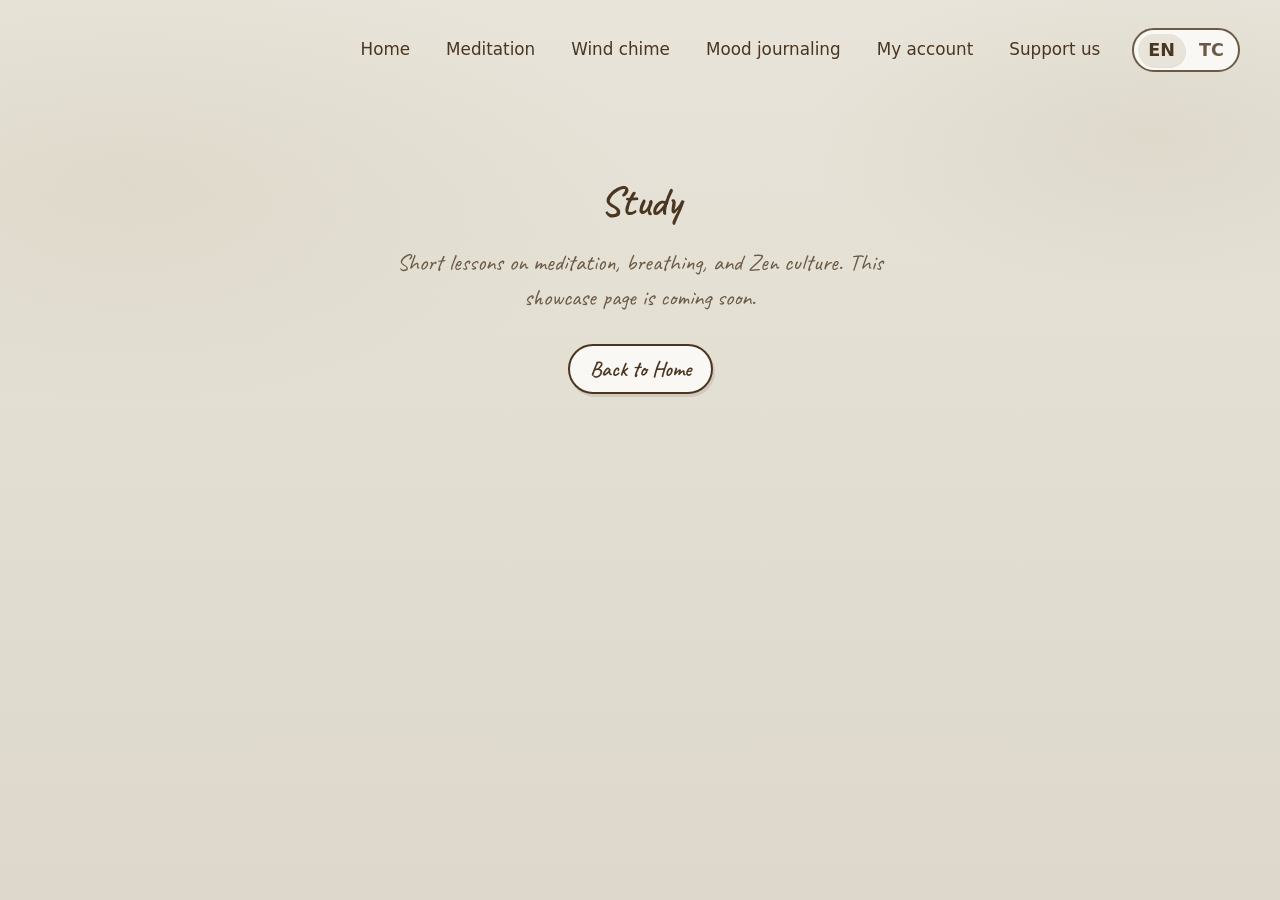
<file: study.html>
<!doctype html>
<html lang="en">
  <head>
    <meta charset="UTF-8" />
    <meta name="viewport" content="width=device-width, initial-scale=1.0" />
    <title>Study | Seed Garden</title>
    <link rel="preconnect" href="https://fonts.googleapis.com" />
    <link rel="preconnect" href="https://fonts.gstatic.com" crossorigin />
    <link
      href="https://fonts.googleapis.com/css2?family=Caveat:wght@400;500;600&display=swap"
      rel="stylesheet"
    />
    <link rel="stylesheet" href="./styles.css" />
  </head>
  <body>
    <a class="skip-link" href="#main-content">Skip to content</a>

    <header class="site-header">
      <nav class="site-nav" aria-label="Primary">
        <a href="./index.html" data-i18n="home">Home</a>
        <a href="./meditate.html" data-i18n="meditation">Meditation</a>
        <a href="./wind-chime.html" data-i18n="windChime">Wind chime</a>
        <a href="./journal.html" data-i18n="journal">Mood journaling</a>
        <a href="./account.html" data-i18n="account">My account</a>
        <a href="./support.html" data-i18n="support">Support us</a>
        <div class="lang-toggle" role="group" aria-label="Language">
          <button type="button" class="lang-btn is-active" data-lang="en" aria-pressed="true">EN</button>
          <button type="button" class="lang-btn" data-lang="tc" aria-pressed="false">TC</button>
        </div>
      </nav>
    </header>

    <main id="main-content" class="placeholder-page">
      <h1 data-i18n="study">Study</h1>
      <p>Short lessons on meditation, breathing, and Zen culture. This showcase page is coming soon.</p>
      <a class="placeholder-back" href="./index.html" data-i18n="backHome">Back to Home</a>
    </main>

    <script src="./js/i18n-labels.js"></script>
    <script src="./js/language-toggle.js"></script>
  </body>
</html>
</file>
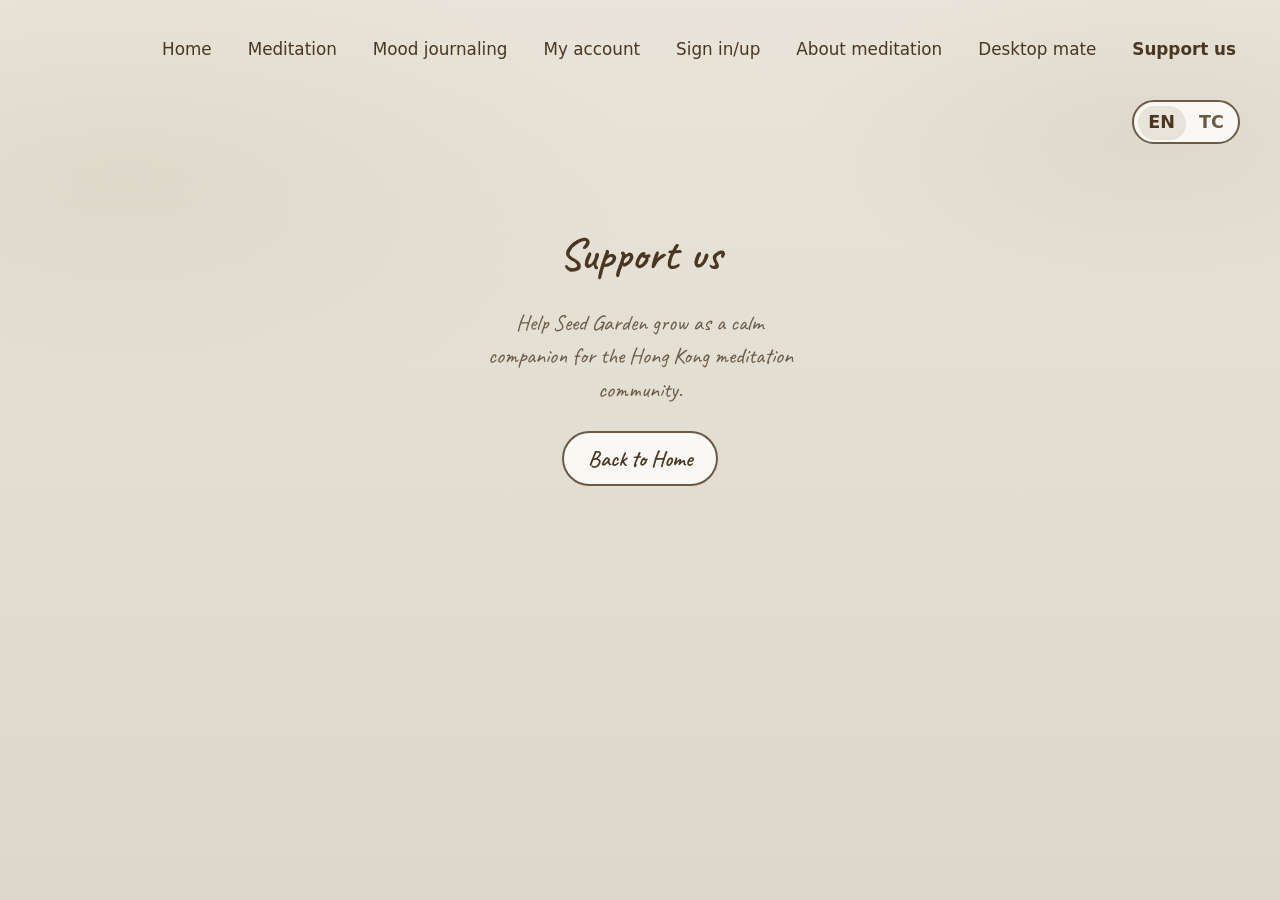
<file: support.html>
<!doctype html>
<html lang="en">
  <head>
    <meta charset="UTF-8" />
    <meta name="viewport" content="width=device-width, initial-scale=1.0" />
    <title>Support us | Seed Garden</title>
    <link rel="preconnect" href="https://fonts.googleapis.com" />
    <link rel="preconnect" href="https://fonts.gstatic.com" crossorigin />
    <link
      href="https://fonts.googleapis.com/css2?family=Caveat:wght@400;500;600&display=swap"
      rel="stylesheet"
    />
    <link rel="stylesheet" href="./styles.css" />
    <link rel="stylesheet" href="./flow.css" />
  </head>
  <body class="flow-page">
    <a class="skip-link" href="#main-content">Skip to content</a>

    <header class="site-header">
      <button
        type="button"
        class="nav-toggle"
        aria-expanded="false"
        aria-controls="site-nav"
      >
        <span class="nav-toggle-bar" aria-hidden="true"></span>
        <span class="nav-toggle-bar" aria-hidden="true"></span>
        <span class="nav-toggle-bar" aria-hidden="true"></span>
        <span class="sr-only" data-i18n="navMenu">Menu</span>
      </button>
      <nav class="site-nav" id="site-nav" aria-label="Primary">
        <a href="./index.html" data-i18n="home">Home</a>
        <a href="./meditate.html" data-i18n="meditation">Meditation</a>
        <a href="./journal.html" data-i18n="journal">Mood journaling</a>
        <a href="./account.html" data-i18n="account">My account</a>
        <a href="./sign-in.html" data-i18n="signIn">Sign in/up</a>
        <a href="./about-meditation.html" data-i18n="aboutMeditation">About meditation</a>
        <a href="./desktop-mate.html" data-i18n="desktopMate">Desktop mate</a>
        <a href="./support.html" aria-current="page" data-i18n="support">Support us</a>
        <div class="lang-toggle" role="group" aria-label="Language">
          <button type="button" class="lang-btn is-active" data-lang="en" aria-pressed="true">EN</button>
          <button type="button" class="lang-btn" data-lang="tc" aria-pressed="false">TC</button>
        </div>
      </nav>
    </header>

    <main id="main-content" class="flow-canvas">
      <h1 class="flow-title" data-i18n="support">Support us</h1>
      <p class="flow-body" data-i18n="supportHint">
        Help Seed Garden grow as a calm companion for the Hong Kong meditation community.
      </p>
      <a class="flow-secondary" href="./index.html" data-i18n="backHome">Back to Home</a>
    </main>

    <script src="./js/i18n-labels.js"></script>
    <script src="./js/language-toggle.js"></script>
    <script src="./js/mobile-nav.js"></script>
  </body>
</html>
</file>
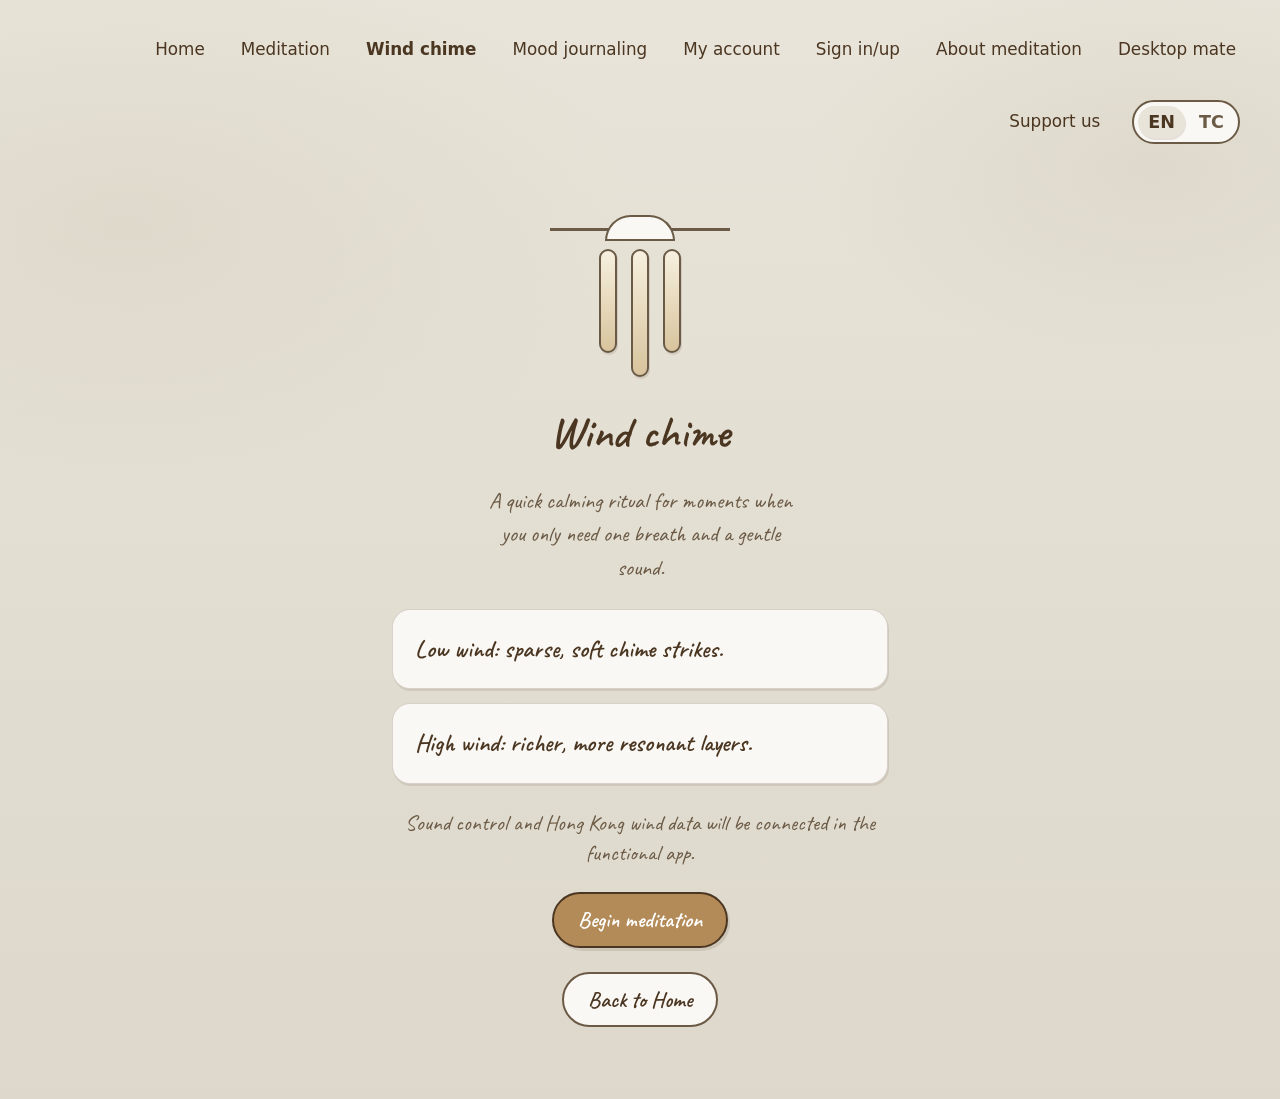
<file: wind-chime.html>
<!doctype html>
<html lang="en">
  <head>
    <meta charset="UTF-8" />
    <meta name="viewport" content="width=device-width, initial-scale=1.0" />
    <title>Wind chime | Seed Garden</title>
    <link rel="preconnect" href="https://fonts.googleapis.com" />
    <link rel="preconnect" href="https://fonts.gstatic.com" crossorigin />
    <link
      href="https://fonts.googleapis.com/css2?family=Caveat:wght@400;500;600&display=swap"
      rel="stylesheet"
    />
    <link rel="stylesheet" href="./styles.css" />
    <link rel="stylesheet" href="./flow.css" />
  </head>
  <body class="flow-page">
    <a class="skip-link" href="#main-content">Skip to content</a>

    <header class="site-header">
      <nav class="site-nav" aria-label="Primary">
        <a href="./index.html" data-i18n="home">Home</a>
        <a href="./meditate.html" data-i18n="meditation">Meditation</a>
        <a href="./wind-chime.html" aria-current="page" data-i18n="windChime">Wind chime</a>
        <a href="./journal.html" data-i18n="journal">Mood journaling</a>
        <a href="./account.html" data-i18n="account">My account</a>
        <a href="./sign-in.html" data-i18n="signIn">Sign in/up</a>
        <a href="./about-meditation.html" data-i18n="aboutMeditation">About meditation</a>
        <a href="./desktop-mate.html" data-i18n="desktopMate">Desktop mate</a>
        <a href="./support.html" data-i18n="support">Support us</a>
        <div class="lang-toggle" role="group" aria-label="Language">
          <button type="button" class="lang-btn is-active" data-lang="en" aria-pressed="true">EN</button>
          <button type="button" class="lang-btn" data-lang="tc" aria-pressed="false">TC</button>
        </div>
      </nav>
    </header>

    <main id="main-content" class="flow-canvas flow-canvas-wide">
      <div class="wind-chime-visual" aria-hidden="true">
        <span></span>
        <span></span>
        <span></span>
      </div>

      <h1 class="flow-title" data-i18n="windChime">Wind chime</h1>
      <p class="flow-body" data-i18n="windChimeHint">
        A quick calming ritual for moments when you only need one breath and a gentle sound.
      </p>

      <section class="static-card-list" aria-label="Wind chime behavior">
        <article class="static-card">
          <h2 data-i18n="windChimeLow">Low wind: sparse, soft chime strikes.</h2>
        </article>
        <article class="static-card">
          <h2 data-i18n="windChimeHigh">High wind: richer, more resonant layers.</h2>
        </article>
      </section>

      <p class="flow-summary" data-i18n="windChimeSound">
        Sound control and Hong Kong wind data will be connected in the functional app.
      </p>

      <a class="flow-primary" href="./meditate.html" data-i18n="beginMeditation">Begin meditation</a>
      <a class="flow-secondary" href="./index.html" data-i18n="backHome">Back to Home</a>
    </main>

    <script src="./js/i18n-labels.js"></script>
    <script src="./js/language-toggle.js"></script>
  </body>
</html>
</file>
<file: styles.css>
:root {
  --paper: #e8e4d9;
  --paper-deep: #ddd8cb;
  --ink: #4b3621;
  --ink-soft: #6b5a45;
  --bubble: #faf8f4;
  --shadow: rgba(75, 54, 33, 0.12);
  --cta-brown: #b38b59;
  --chip-selected: #d9c5a3;
  --chip-border: rgba(75, 54, 33, 0.35);
}

*,
*::before,
*::after {
  box-sizing: border-box;
}

html,
body {
  margin: 0;
  min-height: 100%;
}

body {
  min-height: 100svh;
  background-color: var(--paper);
  background-image:
    radial-gradient(ellipse 80% 50% at 10% 20%, rgba(180, 170, 140, 0.15), transparent 50%),
    radial-gradient(ellipse 60% 40% at 90% 15%, rgba(160, 150, 120, 0.12), transparent 45%),
    linear-gradient(180deg, var(--paper) 0%, var(--paper-deep) 100%);
  color: var(--ink);
  font-family: "Caveat", "Segoe Print", "Bradley Hand", cursive, sans-serif;
  line-height: 1.4;
}

.skip-link {
  position: absolute;
  left: 12px;
  top: -100px;
  padding: 8px 12px;
  border-radius: 8px;
  color: #fff;
  background: var(--ink);
  z-index: 20;
}

.skip-link:focus {
  top: 12px;
}

.site-header {
  position: relative;
  z-index: 10;
  display: flex;
  flex-wrap: wrap;
  align-items: flex-start;
  justify-content: flex-end;
  gap: 12px;
  padding: clamp(16px, 3vw, 28px) clamp(20px, 4vw, 40px);
}

.nav-toggle {
  display: none;
  flex-direction: column;
  justify-content: center;
  gap: 5px;
  width: 44px;
  height: 44px;
  padding: 10px;
  border: 2px solid var(--ink-soft);
  border-radius: 12px;
  background: var(--bubble);
  cursor: pointer;
  font-family: system-ui, -apple-system, "Segoe UI", sans-serif;
  box-shadow: 1px 2px 0 var(--shadow);
}

.nav-toggle:hover,
.nav-toggle:focus-visible {
  outline: 2px solid var(--ink-soft);
  outline-offset: 2px;
}

.nav-toggle-bar {
  display: block;
  width: 100%;
  height: 2px;
  background: var(--ink);
  border-radius: 1px;
  transition: transform 160ms ease, opacity 160ms ease;
}

.site-header--nav-open .nav-toggle-bar:nth-child(1) {
  transform: translateY(7px) rotate(45deg);
}

.site-header--nav-open .nav-toggle-bar:nth-child(2) {
  opacity: 0;
}

.site-header--nav-open .nav-toggle-bar:nth-child(3) {
  transform: translateY(-7px) rotate(-45deg);
}

.sr-only {
  position: absolute;
  width: 1px;
  height: 1px;
  padding: 0;
  margin: -1px;
  overflow: hidden;
  clip: rect(0, 0, 0, 0);
  white-space: nowrap;
  border: 0;
}

.site-nav {
  display: flex;
  flex-wrap: wrap;
  align-items: center;
  justify-content: flex-end;
  gap: clamp(12px, 2.5vw, 28px);
  font-family: system-ui, -apple-system, "Segoe UI", sans-serif;
}

.site-nav a {
  color: var(--ink);
  font-size: clamp(0.9rem, 2.2vw, 1.05rem);
  font-weight: 500;
  text-decoration: none;
  padding: 6px 4px;
  min-height: 44px;
  display: inline-flex;
  align-items: center;
}

.site-nav a:hover,
.site-nav a:focus-visible {
  text-decoration: underline;
  text-underline-offset: 4px;
}

.site-nav a[aria-current="page"] {
  font-weight: 600;
}

.lang-toggle {
  display: inline-flex;
  align-items: center;
  gap: 4px;
  padding: 4px;
  border: 2px solid var(--ink-soft);
  border-radius: 999px;
  background: var(--bubble);
  font-family: system-ui, -apple-system, "Segoe UI", sans-serif;
}

.lang-btn {
  font-family: inherit;
  font-size: clamp(0.95rem, 2.2vw, 1.1rem);
  font-weight: 600;
  color: var(--ink-soft);
  background: transparent;
  border: none;
  border-radius: 999px;
  padding: 4px 10px;
  min-height: 32px;
  min-width: 40px;
  cursor: pointer;
  transition: background 140ms ease, color 140ms ease;
}

.lang-btn:hover,
.lang-btn:focus-visible {
  color: var(--ink);
  outline: none;
}

.lang-btn.is-active {
  color: var(--ink);
  background: var(--paper);
  box-shadow: 1px 2px 0 var(--shadow);
}

.lang-btn:focus-visible {
  outline: 2px solid var(--ink);
  outline-offset: 2px;
}

.home-canvas {
  display: grid;
  grid-template-rows: 1fr auto auto;
  min-height: calc(100svh - 72px);
  padding: 0 clamp(16px, 4vw, 48px) clamp(24px, 5vw, 48px);
  max-width: 1200px;
  margin-inline: auto;
}

.hero-center {
  display: grid;
  place-items: center;
  align-content: center;
  padding: clamp(8px, 3vw, 32px) 0;
}

.home-greeting {
  margin: 0 0 4px;
  font-size: clamp(1.35rem, 3.5vw, 1.75rem);
  font-weight: 600;
  color: var(--ink);
  text-align: center;
}

.home-tagline {
  margin: 0 0 clamp(12px, 2vw, 20px);
  font-size: clamp(1.1rem, 2.8vw, 1.35rem);
  font-weight: 500;
  color: var(--ink-soft);
  text-align: center;
  max-width: 22rem;
}

.companion-line {
  margin: 0;
  font-size: clamp(1rem, 2.6vw, 1.2rem);
  color: var(--ink-soft);
  text-align: center;
}

.mascot-block {
  margin: 0;
  display: flex;
  flex-direction: column;
  align-items: center;
  gap: clamp(12px, 2vw, 20px);
  max-width: min(100%, 420px);
}

.mascot {
  display: block;
  width: clamp(120px, 28vw, 200px);
  height: auto;
  animation: mascot-float 4s ease-in-out infinite;
}

@keyframes mascot-float {
  0%,
  100% {
    transform: translateY(0);
  }

  50% {
    transform: translateY(-6px);
  }
}

@media (prefers-reduced-motion: reduce) {
  .mascot {
    animation: none;
  }
}

.speech-bubble {
  margin: 0;
  position: relative;
  background: var(--bubble);
  border: 2px solid var(--ink);
  border-radius: 20px;
  padding: clamp(14px, 3vw, 20px) clamp(18px, 4vw, 28px);
  box-shadow: 2px 3px 0 var(--shadow);
  max-width: min(100%, 360px);
}

.speech-bubble::before {
  content: "";
  position: absolute;
  top: -12px;
  left: 50%;
  transform: translateX(-50%);
  width: 0;
  height: 0;
  border-left: 10px solid transparent;
  border-right: 10px solid transparent;
  border-bottom: 12px solid var(--ink);
}

.speech-bubble::after {
  content: "";
  position: absolute;
  top: -8px;
  left: 50%;
  transform: translateX(-50%);
  width: 0;
  height: 0;
  border-left: 8px solid transparent;
  border-right: 8px solid transparent;
  border-bottom: 10px solid var(--bubble);
}

.speech-bubble p {
  margin: 0;
  font-size: clamp(1.2rem, 3.2vw, 1.55rem);
  font-weight: 500;
  text-align: center;
  color: var(--ink);
}

.quote-attribution {
  display: block;
  margin: 10px 0 0;
  font-size: clamp(0.95rem, 2.4vw, 1.1rem);
  font-style: normal;
  font-weight: 500;
  color: var(--ink-soft);
  text-align: center;
}

.home-actions {
  position: relative;
  display: grid;
  grid-template-columns: 1fr 1fr;
  gap: clamp(8px, 2vw, 24px);
  align-items: end;
  width: 100%;
  padding-bottom: clamp(4px, 1vw, 12px);
}

.action-tile {
  position: relative;
  display: grid;
  grid-template-rows: auto 1fr auto;
  gap: clamp(2px, 0.8vw, 8px);
  text-decoration: none;
  color: var(--ink);
  min-height: 44px;
  padding: 0;
  background: transparent;
  border: none;
  box-shadow: none;
  transition: transform 160ms ease;
}

.action-tile:hover,
.action-tile:focus-visible {
  transform: translateY(-2px);
  outline: none;
  background: transparent;
  box-shadow: none;
}

.action-tile:focus-visible .action-art {
  outline: 2px dashed rgba(75, 54, 33, 0.4);
  outline-offset: 4px;
}

.action-glyph {
  font-size: clamp(1.75rem, 5vw, 2.35rem);
  font-weight: 600;
  line-height: 1;
  color: rgba(75, 54, 33, 0.55);
}

.action-tile--primary .action-glyph {
  color: rgba(179, 139, 89, 0.85);
}

.action-scene {
  display: block;
  line-height: 0;
}

.action-art {
  display: block;
  width: min(100%, 280px);
  height: auto;
  object-fit: contain;
  transition: transform 180ms ease;
}

.action-meditate .action-art {
  max-width: min(100%, 260px);
}

.action-meditate .action-art {
  max-width: min(100%, 260px);
}

.action-journal .action-scene {
  text-align: right;
}

.action-journal .action-art {
  max-width: min(100%, 240px);
  margin-left: auto;
}

.action-tile:hover .action-art,
.action-tile:focus-visible .action-art {
  transform: translateY(-3px);
}

.action-journal {
  text-align: right;
}

.action-journal .action-glyph {
  justify-self: end;
}

.action-subtitle {
  font-size: clamp(0.95rem, 2.3vw, 1.1rem);
  font-weight: 500;
  color: rgba(107, 90, 69, 0.75);
  line-height: 1.3;
}

.action-meditate .action-subtitle {
  padding-left: clamp(2px, 0.5vw, 6px);
}

.action-journal .action-subtitle {
  padding-right: clamp(2px, 0.5vw, 6px);
}

.home-footer {
  display: flex;
  flex-direction: column;
  align-items: center;
  gap: 8px;
  padding-top: clamp(20px, 4vw, 32px);
  text-align: center;
}

.guest-hint {
  margin: 0;
  font-size: clamp(1rem, 2.5vw, 1.15rem);
  color: var(--ink-soft);
}

.home-footer-link {
  font-family: system-ui, -apple-system, "Segoe UI", sans-serif;
  font-size: clamp(0.9rem, 2.2vw, 1rem);
  font-weight: 500;
  color: var(--ink);
  text-decoration: underline;
  text-underline-offset: 3px;
  min-height: 44px;
  display: inline-flex;
  align-items: center;
}

.home-footer-link:hover,
.home-footer-link:focus-visible {
  color: var(--cta-brown);
}

.placeholder-page {
  max-width: 36rem;
  margin: 0 auto;
  padding: clamp(32px, 8vw, 72px) clamp(20px, 4vw, 40px);
  text-align: center;
}

.placeholder-page h1 {
  margin: 0 0 16px;
  font-size: clamp(2rem, 5vw, 2.6rem);
  font-weight: 600;
}

.placeholder-page p {
  margin: 0 0 28px;
  font-size: clamp(1.2rem, 3vw, 1.45rem);
  color: var(--ink-soft);
  line-height: 1.5;
}

.placeholder-back {
  display: inline-flex;
  align-items: center;
  justify-content: center;
  min-height: 44px;
  padding: 8px 20px;
  border: 2px solid var(--ink);
  border-radius: 999px;
  color: var(--ink);
  font-size: clamp(1.15rem, 2.8vw, 1.35rem);
  font-weight: 600;
  text-decoration: none;
  background: var(--bubble);
  box-shadow: 2px 3px 0 var(--shadow);
  transition: transform 140ms ease;
}

.placeholder-back:hover,
.placeholder-back:focus-visible {
  transform: translateY(-2px);
  outline: 2px solid var(--ink-soft);
  outline-offset: 4px;
}

@media (max-width: 640px) {
  .site-header {
    justify-content: space-between;
    align-items: center;
  }

  .nav-toggle {
    display: flex;
    order: 2;
  }

  .site-nav {
    display: none;
    order: 3;
    width: 100%;
    flex-direction: column;
    align-items: stretch;
    gap: 4px;
    padding: 12px 0 4px;
    border-top: 1px solid rgba(75, 54, 33, 0.15);
    margin-top: 4px;
  }

  .site-header--nav-open .site-nav {
    display: flex;
  }

  .site-nav a {
    font-size: 1rem;
    padding: 10px 8px;
    width: 100%;
  }

  .lang-toggle {
    width: 100%;
    justify-content: center;
    margin-top: 8px;
  }

  body.nav-open {
    overflow: hidden;
  }
}

@media (max-width: 520px) {
  .home-actions {
    grid-template-columns: 1fr;
    gap: 28px;
  }

  .action-meditate .action-scene,
  .action-journal .action-scene {
    text-align: center;
  }

  .action-journal {
    text-align: center;
  }

  .action-journal .action-glyph {
    justify-self: center;
  }

  .action-meditate .action-subtitle,
  .action-journal .action-subtitle {
    text-align: center;
    padding-inline: 0;
  }

  .action-art {
    margin-inline: auto;
  }
}

@media (min-width: 768px) {
  .home-canvas {
    min-height: calc(100svh - 80px);
  }

  .home-actions {
    padding-inline: clamp(0px, 5vw, 40px);
  }

  .action-meditate {
    justify-self: start;
  }

  .action-journal {
    justify-self: end;
  }
}
</file>
<file: flow.css>
.flow-page {
  background-color: var(--paper);
}

.flow-canvas {
  display: flex;
  flex-direction: column;
  align-items: center;
  gap: clamp(16px, 3vw, 24px);
  max-width: 28rem;
  margin: 0 auto;
  padding: clamp(28px, 6vw, 56px) clamp(20px, 4vw, 40px) clamp(40px, 8vw, 72px);
  text-align: center;
}

.flow-canvas-wide {
  max-width: 36rem;
}

.flow-mascot {
  width: clamp(120px, 32vw, 180px);
  height: auto;
}

.account-page {
  gap: clamp(12px, 2.5vw, 20px);
}

.account-avatar {
  width: clamp(80px, 22vw, 96px);
  height: auto;
  border-radius: 50%;
  box-shadow: 2px 3px 0 var(--shadow);
}

.account-name {
  margin: 0;
  font-size: clamp(1.35rem, 3.5vw, 1.65rem);
  font-weight: 600;
  color: var(--ink);
}

.flow-title {
  margin: 0;
  font-size: clamp(2rem, 5.5vw, 2.8rem);
  font-weight: 600;
  color: var(--ink);
  line-height: 1.2;
}

.flow-summary {
  margin: 0;
  font-size: clamp(1.1rem, 2.8vw, 1.35rem);
  color: var(--ink-soft);
}

.flow-body {
  margin: 0;
  font-size: clamp(1.15rem, 3vw, 1.4rem);
  color: var(--ink-soft);
  line-height: 1.5;
  max-width: 32ch;
}

.static-card-list {
  display: grid;
  gap: 14px;
  width: 100%;
}

.static-card {
  width: 100%;
  padding: clamp(16px, 4vw, 22px);
  border: 1.5px solid rgba(75, 54, 33, 0.2);
  border-radius: 18px;
  background: var(--bubble);
  box-shadow: 1px 2px 0 var(--shadow);
  text-align: left;
}

.static-card h2,
.static-card p {
  margin: 0;
}

.static-card h2 {
  font-size: clamp(1.25rem, 3.2vw, 1.55rem);
  font-weight: 600;
  color: var(--ink);
}

.static-card p {
  margin-top: 8px;
  font-size: clamp(1.05rem, 2.7vw, 1.25rem);
  color: var(--ink-soft);
  line-height: 1.45;
}

.static-form,
.auth-actions {
  display: grid;
  gap: 14px;
  width: 100%;
}

.auth-form {
  max-width: 24rem;
}

.field-row {
  display: grid;
  gap: 6px;
  width: 100%;
}

.field-row label {
  font-size: clamp(1.05rem, 2.7vw, 1.2rem);
  font-weight: 600;
  color: var(--ink);
}

.field-row input,
.field-row select {
  min-height: 46px;
  width: 100%;
  padding: 8px 12px;
  border: 2px solid var(--ink-soft);
  border-radius: 14px;
  background: var(--paper);
  color: var(--ink);
  font-family: inherit;
  font-size: clamp(1.05rem, 2.7vw, 1.2rem);
}

.field-row input:focus,
.field-row select:focus {
  outline: 2px solid var(--ink);
  outline-offset: 2px;
}

.amount-grid {
  display: grid;
  grid-template-columns: repeat(3, minmax(0, 1fr));
  gap: 10px;
  margin: 14px 0;
}

.amount-chip {
  min-height: 44px;
  padding: 8px;
  border: 2px solid var(--chip-border);
  border-radius: 999px;
  background: var(--paper);
  color: var(--ink);
  font-family: inherit;
  font-size: clamp(1rem, 2.5vw, 1.15rem);
  font-weight: 600;
  cursor: pointer;
}

.amount-chip:hover,
.amount-chip:focus-visible {
  outline: 2px solid var(--ink-soft);
  outline-offset: 2px;
}

.account-grid {
  grid-template-columns: repeat(3, minmax(0, 1fr));
}

.stat-card {
  text-align: center;
}

.stat-card span,
.stat-card strong {
  display: block;
}

.stat-card span {
  font-size: clamp(0.95rem, 2.5vw, 1.1rem);
  color: var(--ink-soft);
}

.stat-card strong {
  margin-top: 6px;
  font-size: clamp(1.65rem, 5vw, 2.2rem);
  color: var(--ink);
}

.wind-chime-visual {
  position: relative;
  display: flex;
  justify-content: center;
  gap: 14px;
  width: min(100%, 180px);
  height: 150px;
  margin-bottom: 4px;
  border-top: 3px solid var(--ink-soft);
}

.wind-chime-visual::before {
  content: "";
  position: absolute;
  top: -16px;
  width: 70px;
  height: 26px;
  border: 2px solid var(--ink-soft);
  border-radius: 999px 999px 10px 10px;
  background: var(--bubble);
}

.wind-chime-visual span {
  width: 18px;
  height: 104px;
  margin-top: 18px;
  border: 2px solid var(--ink-soft);
  border-radius: 999px;
  background: linear-gradient(180deg, #f7f0df, #d8c49d);
  box-shadow: 1px 2px 0 var(--shadow);
}

.wind-chime-visual span:nth-child(2) {
  height: 128px;
}

.flow-primary,
.flow-secondary {
  display: inline-flex;
  align-items: center;
  justify-content: center;
  min-height: 48px;
  padding: 10px 24px;
  border-radius: 999px;
  font-family: inherit;
  font-size: clamp(1.15rem, 3vw, 1.4rem);
  font-weight: 600;
  text-decoration: none;
  cursor: pointer;
  transition: transform 140ms ease;
}

.flow-primary {
  border: 2px solid var(--ink);
  background: var(--cta-brown, #b38b59);
  color: #fff;
  box-shadow: 2px 3px 0 var(--shadow);
}

.flow-primary:disabled {
  opacity: 0.45;
  cursor: not-allowed;
  transform: none;
}

.flow-primary:not(:disabled):hover,
.flow-primary:not(:disabled):focus-visible,
.flow-secondary:hover,
.flow-secondary:focus-visible {
  transform: translateY(-2px);
  outline: 2px solid var(--ink-soft);
  outline-offset: 3px;
}

.flow-secondary {
  border: 2px solid var(--ink-soft);
  background: var(--bubble);
  color: var(--ink);
}

.mood-chips {
  display: grid;
  grid-template-columns: repeat(2, minmax(0, 1fr));
  gap: 12px;
  width: 100%;
  max-width: 22rem;
}

.mood-chip {
  display: flex;
  flex-direction: column;
  align-items: center;
  gap: 6px;
  min-height: 72px;
  padding: 12px;
  border: 2px solid var(--chip-border, rgba(75, 54, 33, 0.35));
  border-radius: 16px;
  background: var(--bubble);
  font-family: inherit;
  cursor: pointer;
  transition: background 140ms ease, border-color 140ms ease;
}

.mood-chip.is-selected {
  background: var(--chip-selected, #d9c5a3);
  border-color: var(--chip-selected, #d9c5a3);
  color: #fff;
}

.mood-emoji {
  font-size: 1.5rem;
  line-height: 1;
}

.mood-label {
  font-size: clamp(1rem, 2.5vw, 1.15rem);
  font-weight: 600;
}

.journal-form {
  display: flex;
  flex-direction: column;
  gap: 16px;
  width: 100%;
}

.journal-textarea {
  width: 100%;
  min-height: 140px;
  padding: 16px;
  border: 2px solid var(--ink-soft);
  border-radius: 16px;
  background: var(--bubble);
  color: var(--ink);
  font-family: inherit;
  font-size: clamp(1.15rem, 3vw, 1.35rem);
  line-height: 1.45;
  resize: vertical;
}

.journal-textarea:focus {
  outline: 2px solid var(--ink);
  outline-offset: 2px;
}

.journal-saved {
  margin: 0;
  font-size: clamp(1.1rem, 2.8vw, 1.25rem);
  color: var(--ink);
  font-weight: 600;
}

.journal-context {
  margin: 0;
  font-size: clamp(1rem, 2.6vw, 1.15rem);
  color: var(--ink-soft);
}

.journal-recent {
  width: 100%;
  text-align: left;
  margin-top: 8px;
}

.journal-recent-title {
  margin: 0 0 12px;
  font-size: clamp(1.25rem, 3vw, 1.5rem);
  font-weight: 600;
  text-align: center;
}

.journal-recent-list {
  margin: 0;
  padding: 0;
  list-style: none;
  display: flex;
  flex-direction: column;
  gap: 12px;
}

.journal-recent-item {
  padding: 14px 16px;
  border: 1.5px solid rgba(75, 54, 33, 0.2);
  border-radius: 14px;
  background: var(--bubble);
}

.journal-recent-meta {
  display: block;
  margin-bottom: 6px;
  font-size: 0.95rem;
  color: var(--ink-soft);
}

.journal-recent-item p {
  margin: 0;
  font-size: clamp(1.05rem, 2.6vw, 1.2rem);
  line-height: 1.4;
}

.about-list {
  margin: 0 0 8px;
  padding: 0;
  list-style: none;
  display: flex;
  flex-direction: column;
  gap: 10px;
  width: 100%;
  max-width: 22rem;
  text-align: left;
}

.about-list li {
  padding: 12px 16px;
  border: 1.5px solid rgba(75, 54, 33, 0.2);
  border-radius: 14px;
  background: var(--bubble);
  font-size: clamp(1.05rem, 2.6vw, 1.25rem);
  font-weight: 600;
  color: var(--ink);
}

@media (max-width: 520px) {
  .account-grid,
  .amount-grid {
    grid-template-columns: 1fr;
  }
}

.sr-only {
  position: absolute;
  width: 1px;
  height: 1px;
  padding: 0;
  margin: -1px;
  overflow: hidden;
  clip: rect(0, 0, 0, 0);
  white-space: nowrap;
  border: 0;
}
</file>
<file: desktop-mate.css>
.mate-page {
  display: flex;
  flex-direction: column;
  min-height: calc(100svh - 72px);
}

.mate-controls {
  flex-shrink: 0;
  display: flex;
  flex-direction: column;
  align-items: center;
  gap: clamp(12px, 2.5vw, 18px);
  padding: clamp(20px, 4vw, 32px) clamp(20px, 4vw, 40px) clamp(12px, 2vw, 16px);
  text-align: center;
}

.mate-title {
  margin: 0;
  font-size: clamp(1.75rem, 4.5vw, 2.4rem);
  font-weight: 600;
  color: var(--ink);
}

.mate-hint {
  margin: 0;
  max-width: 36ch;
  font-size: clamp(1.05rem, 2.6vw, 1.25rem);
  color: var(--ink-soft);
  line-height: 1.45;
}

.mate-mode-label {
  margin: 0;
  font-size: clamp(1rem, 2.4vw, 1.15rem);
  font-weight: 600;
  color: var(--ink);
}

.mate-modes {
  display: flex;
  flex-wrap: wrap;
  justify-content: center;
  gap: 8px;
}

.mate-mode-btn {
  font-family: system-ui, -apple-system, "Segoe UI", sans-serif;
  font-size: clamp(0.9rem, 2.2vw, 1rem);
  font-weight: 600;
  color: var(--ink-soft);
  background: var(--bubble);
  border: 2px solid var(--chip-border);
  border-radius: 999px;
  padding: 8px 16px;
  min-height: 44px;
  cursor: pointer;
  transition: background 140ms ease, border-color 140ms ease, color 140ms ease;
}

.mate-mode-btn:hover,
.mate-mode-btn:focus-visible {
  color: var(--ink);
  border-color: var(--ink-soft);
  outline: none;
}

.mate-mode-btn.is-active {
  color: var(--ink);
  background: var(--chip-selected);
  border-color: var(--ink-soft);
}

.mate-reset-btn {
  font-family: system-ui, -apple-system, "Segoe UI", sans-serif;
  font-size: clamp(0.85rem, 2vw, 0.95rem);
  font-weight: 500;
  color: var(--ink-soft);
  background: transparent;
  border: none;
  text-decoration: underline;
  text-underline-offset: 3px;
  padding: 6px 10px;
  min-height: 44px;
  cursor: pointer;
}

.mate-reset-btn:hover,
.mate-reset-btn:focus-visible {
  color: var(--ink);
}

.mate-stage {
  position: relative;
  flex: 1;
  min-height: clamp(280px, 50svh, 520px);
  margin: 0 clamp(12px, 3vw, 24px) clamp(16px, 3vw, 28px);
  border-radius: 20px;
  background:
    radial-gradient(ellipse 70% 45% at 20% 80%, rgba(150, 140, 115, 0.12), transparent 55%),
    radial-gradient(ellipse 60% 40% at 80% 75%, rgba(140, 130, 105, 0.1), transparent 50%),
    linear-gradient(180deg, rgba(250, 248, 244, 0.35) 0%, transparent 100%);
  border: 1.5px dashed rgba(75, 54, 33, 0.18);
  overflow: hidden;
  touch-action: none;
}

.mate-widget {
  position: absolute;
  left: 50%;
  top: 55%;
  width: clamp(88px, 22vw, 128px);
  transform: translate(-50%, -50%);
  cursor: grab;
  user-select: none;
  touch-action: none;
  z-index: 2;
}

.mate-widget.is-dragging {
  cursor: grabbing;
  z-index: 3;
}

.mate-widget:focus-visible {
  outline: 2px dashed var(--ink-soft);
  outline-offset: 6px;
  border-radius: 50%;
}

.mate-widget img {
  display: block;
  width: 100%;
  height: auto;
  pointer-events: none;
  animation: mascot-float 4s ease-in-out infinite;
}

.mate-widget.is-dragging img {
  animation: none;
}

@media (prefers-reduced-motion: reduce) {
  .mate-widget img {
    animation: none;
  }
}

.mate-bubble {
  position: absolute;
  bottom: calc(100% + 10px);
  left: 50%;
  transform: translateX(-50%);
  width: max-content;
  max-width: min(240px, 70vw);
  margin: 0;
  padding: 10px 14px;
  background: var(--bubble);
  border: 2px solid var(--ink);
  border-radius: 16px;
  box-shadow: 2px 3px 0 var(--shadow);
  font-size: clamp(1rem, 2.5vw, 1.15rem);
  font-weight: 500;
  color: var(--ink);
  line-height: 1.35;
  text-align: center;
  pointer-events: auto;
}

.mate-bubble::after {
  content: "";
  position: absolute;
  top: 100%;
  left: 50%;
  transform: translateX(-50%);
  width: 0;
  height: 0;
  border-left: 8px solid transparent;
  border-right: 8px solid transparent;
  border-top: 10px solid var(--ink);
}

.mate-bubble::before {
  content: "";
  position: absolute;
  top: calc(100% - 2px);
  left: 50%;
  transform: translateX(-50%);
  width: 0;
  height: 0;
  border-left: 6px solid transparent;
  border-right: 6px solid transparent;
  border-top: 8px solid var(--bubble);
  z-index: 1;
}

.mate-bubble[hidden] {
  display: none;
}

.mate-bubble-link {
  display: inline-block;
  margin-top: 6px;
  font-family: system-ui, -apple-system, "Segoe UI", sans-serif;
  font-size: 0.9em;
  font-weight: 600;
  color: var(--cta-brown);
  text-decoration: underline;
  text-underline-offset: 2px;
}

.mate-bubble-dismiss {
  display: block;
  margin: 8px auto 0;
  font-family: system-ui, -apple-system, "Segoe UI", sans-serif;
  font-size: 0.85em;
  font-weight: 500;
  color: var(--ink-soft);
  background: none;
  border: none;
  text-decoration: underline;
  cursor: pointer;
  padding: 4px;
}

@media (max-width: 520px) {
  .mate-stage {
    min-height: clamp(240px, 42svh, 400px);
  }
}
</file>
<file: meditation.css>
:root {
  --paper-meditate: #f2efe9;
  --chip-selected: #d9c5a3;
  --cta-brown: #b38b59;
  --chip-border: rgba(75, 54, 33, 0.35);
}

body.meditation-page {
  background-color: var(--paper-meditate);
  background-image:
    radial-gradient(ellipse 45% 35% at 0% 0%, rgba(180, 170, 140, 0.2), transparent 55%),
    radial-gradient(ellipse 45% 35% at 100% 0%, rgba(180, 170, 140, 0.2), transparent 55%),
    linear-gradient(180deg, var(--paper-meditate) 0%, var(--paper) 100%);
}

body.meditation-page::before,
body.meditation-page::after {
  content: "";
  position: fixed;
  width: clamp(80px, 18vw, 140px);
  height: clamp(80px, 18vw, 140px);
  opacity: 0.18;
  pointer-events: none;
  z-index: 0;
  background:
    radial-gradient(circle at 30% 30%, transparent 40%, rgba(120, 100, 70, 0.35) 41%, transparent 42%),
    linear-gradient(135deg, transparent 45%, rgba(120, 100, 70, 0.25) 46%, transparent 60%);
}

body.meditation-page::before {
  top: 0;
  left: 0;
}

body.meditation-page::after {
  top: 0;
  right: 0;
  transform: scaleX(-1);
}

.meditate-canvas,
.session-canvas {
  position: relative;
  z-index: 1;
  display: flex;
  flex-direction: column;
  align-items: center;
  gap: clamp(20px, 4vw, 32px);
  min-height: calc(100svh - 72px);
  padding: clamp(12px, 3vw, 24px) clamp(16px, 4vw, 40px) clamp(32px, 6vw, 56px);
  max-width: 520px;
  margin-inline: auto;
}

.mode-picker {
  display: grid;
  grid-template-columns: auto 1fr auto;
  align-items: center;
  gap: clamp(8px, 2vw, 16px);
  width: 100%;
}

.mode-display {
  display: flex;
  flex-direction: column;
  align-items: center;
  gap: clamp(8px, 2vw, 14px);
  text-align: center;
}

.mode-title {
  margin: 0;
  font-size: clamp(1.8rem, 5vw, 2.4rem);
  font-weight: 600;
  color: var(--ink);
}

.mode-live {
  position: absolute;
  width: 1px;
  height: 1px;
  padding: 0;
  margin: -1px;
  overflow: hidden;
  clip: rect(0, 0, 0, 0);
  white-space: nowrap;
  border: 0;
}

.mode-art {
  display: block;
  width: clamp(140px, 40vw, 220px);
  height: auto;
  object-fit: contain;
}

.carousel-btn {
  display: inline-flex;
  align-items: center;
  justify-content: center;
  min-width: 44px;
  min-height: 44px;
  padding: 0;
  border: none;
  background: transparent;
  color: var(--ink);
  font-size: clamp(1.6rem, 4vw, 2rem);
  line-height: 1;
  cursor: pointer;
  border-radius: 8px;
}

.carousel-btn:hover,
.carousel-btn:focus-visible {
  outline: 2px solid var(--ink-soft);
  outline-offset: 2px;
}

.duration-picker {
  width: 100%;
  display: flex;
  flex-direction: column;
  align-items: center;
  gap: 12px;
}

.duration-row {
  display: flex;
  align-items: center;
  gap: clamp(6px, 2vw, 12px);
  width: 100%;
  justify-content: center;
}

.duration-chips {
  display: flex;
  flex-wrap: wrap;
  justify-content: center;
  gap: clamp(8px, 2vw, 12px);
  max-width: 100%;
}

.duration-chip {
  min-height: 44px;
  min-width: 72px;
  padding: 10px 14px;
  border: 1.5px solid var(--chip-border);
  border-radius: 14px;
  background: #fff;
  color: var(--ink);
  font-family: inherit;
  font-size: clamp(1.1rem, 3vw, 1.35rem);
  font-weight: 500;
  cursor: pointer;
  transition: background 140ms ease, border-color 140ms ease;
}

.duration-chip.is-selected,
.duration-chip[aria-checked="true"] {
  background: var(--chip-selected);
  border-color: var(--chip-selected);
  color: #fff;
  font-weight: 600;
}

.duration-chip:hover,
.duration-chip:focus-visible {
  outline: 2px solid var(--ink-soft);
  outline-offset: 2px;
}

.btn-start {
  width: min(100%, 360px);
  min-height: 52px;
  margin-top: clamp(8px, 2vw, 16px);
  border: none;
  border-radius: 16px;
  background: var(--cta-brown);
  color: #fff;
  font-family: inherit;
  font-size: clamp(1.6rem, 4.5vw, 2rem);
  font-weight: 600;
  cursor: pointer;
  box-shadow: 0 2px 0 var(--shadow);
  transition: filter 140ms ease, transform 140ms ease;
}

.btn-start:hover,
.btn-start:focus-visible {
  filter: brightness(0.96);
  outline: 2px solid var(--ink-soft);
  outline-offset: 3px;
}

.btn-start:active {
  transform: translateY(1px);
}

.about-link {
  display: inline-flex;
  align-items: center;
  gap: 6px;
  margin-top: auto;
  color: var(--ink);
  font-size: clamp(1rem, 2.8vw, 1.2rem);
  text-decoration: none;
  min-height: 44px;
}

.about-link::before {
  content: "📄";
  font-size: 0.95em;
}

.about-link:hover,
.about-link:focus-visible {
  text-decoration: underline;
  text-underline-offset: 4px;
}

.session-stage {
  position: relative;
  width: min(100%, 360px);
  aspect-ratio: 4 / 5;
  border-radius: 20px;
  overflow: hidden;
  background: #1a1a1a;
  box-shadow: 0 4px 16px var(--shadow);
}

.session-video {
  width: 100%;
  height: 100%;
  object-fit: cover;
  display: block;
}

.session-video.is-hidden {
  display: none;
}

.session-video-fallback {
  position: absolute;
  inset: 0;
  display: flex;
  flex-direction: column;
  align-items: center;
  justify-content: center;
  gap: 12px;
  padding: 20px;
  text-align: center;
  background: linear-gradient(180deg, rgba(26, 26, 26, 0.85), rgba(26, 26, 26, 0.95));
  color: #f5f0e8;
}

.session-video-fallback img {
  width: clamp(100px, 30vw, 160px);
  height: auto;
  object-fit: contain;
}

.session-video-fallback p {
  margin: 0;
  font-size: clamp(1rem, 3vw, 1.2rem);
  max-width: 24ch;
}

.session-mode-label {
  margin: 0;
  font-size: clamp(1.5rem, 4vw, 1.9rem);
  font-weight: 600;
  text-align: center;
}

.session-timer {
  margin: 0;
  font-size: clamp(2.4rem, 8vw, 3.2rem);
  font-weight: 600;
  font-variant-numeric: tabular-nums;
  letter-spacing: 0.04em;
  text-align: center;
}

.session-actions {
  display: flex;
  flex-wrap: wrap;
  justify-content: center;
  gap: 12px;
  width: 100%;
}

.btn-session-play,
.btn-session-end {
  min-height: 48px;
  min-width: 120px;
  padding: 10px 20px;
  border-radius: 14px;
  font-family: inherit;
  font-size: clamp(1.2rem, 3.5vw, 1.5rem);
  font-weight: 600;
  cursor: pointer;
}

.btn-session-play {
  border: none;
  background: var(--cta-brown);
  color: #fff;
}

.btn-session-end {
  border: 1.5px solid var(--chip-border);
  background: #fff;
  color: var(--ink);
}

.btn-session-play:hover,
.btn-session-play:focus-visible,
.btn-session-end:hover,
.btn-session-end:focus-visible {
  outline: 2px solid var(--ink-soft);
  outline-offset: 2px;
}

@media (max-width: 430px) {
  .duration-chips {
    flex-wrap: nowrap;
    overflow-x: auto;
    justify-content: flex-start;
    padding-bottom: 4px;
    scrollbar-width: none;
    -webkit-overflow-scrolling: touch;
  }

  .duration-chips::-webkit-scrollbar {
    display: none;
  }

  .duration-chip {
    flex: 0 0 auto;
  }
}
</file>
